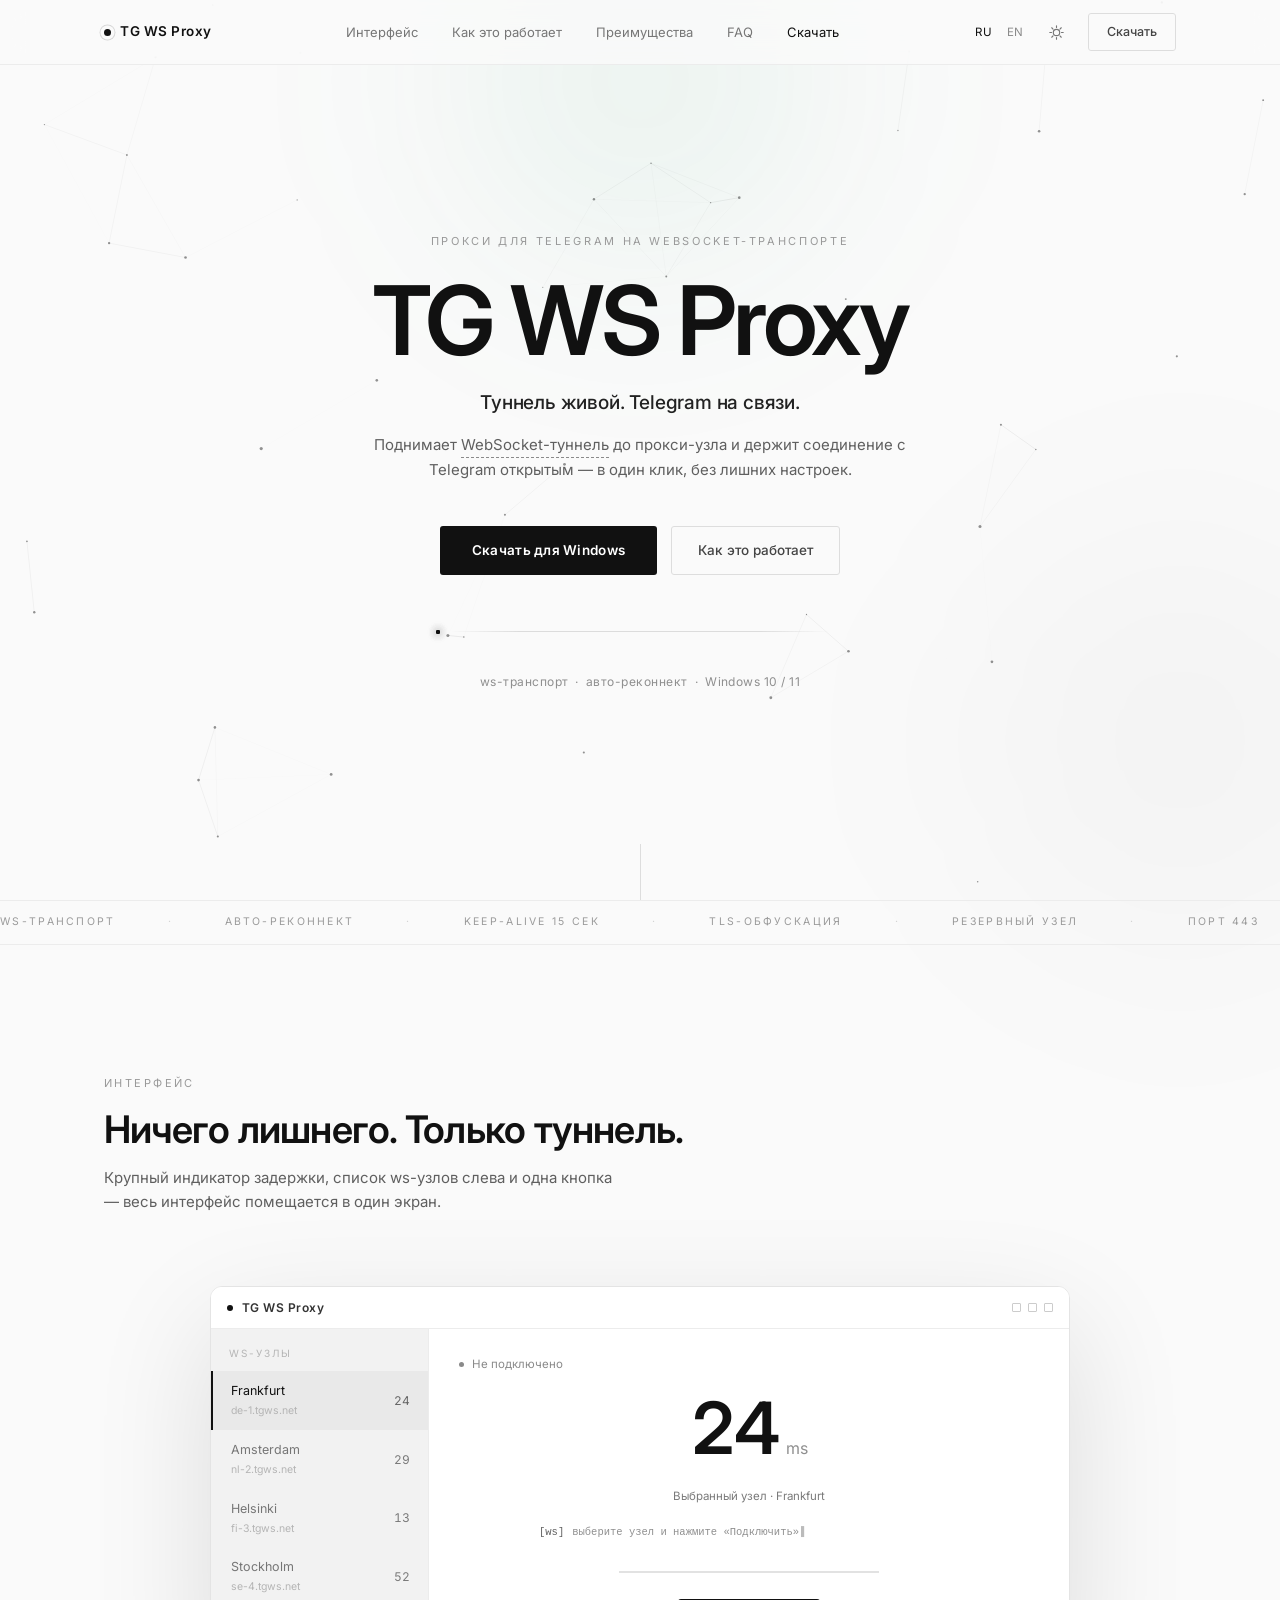
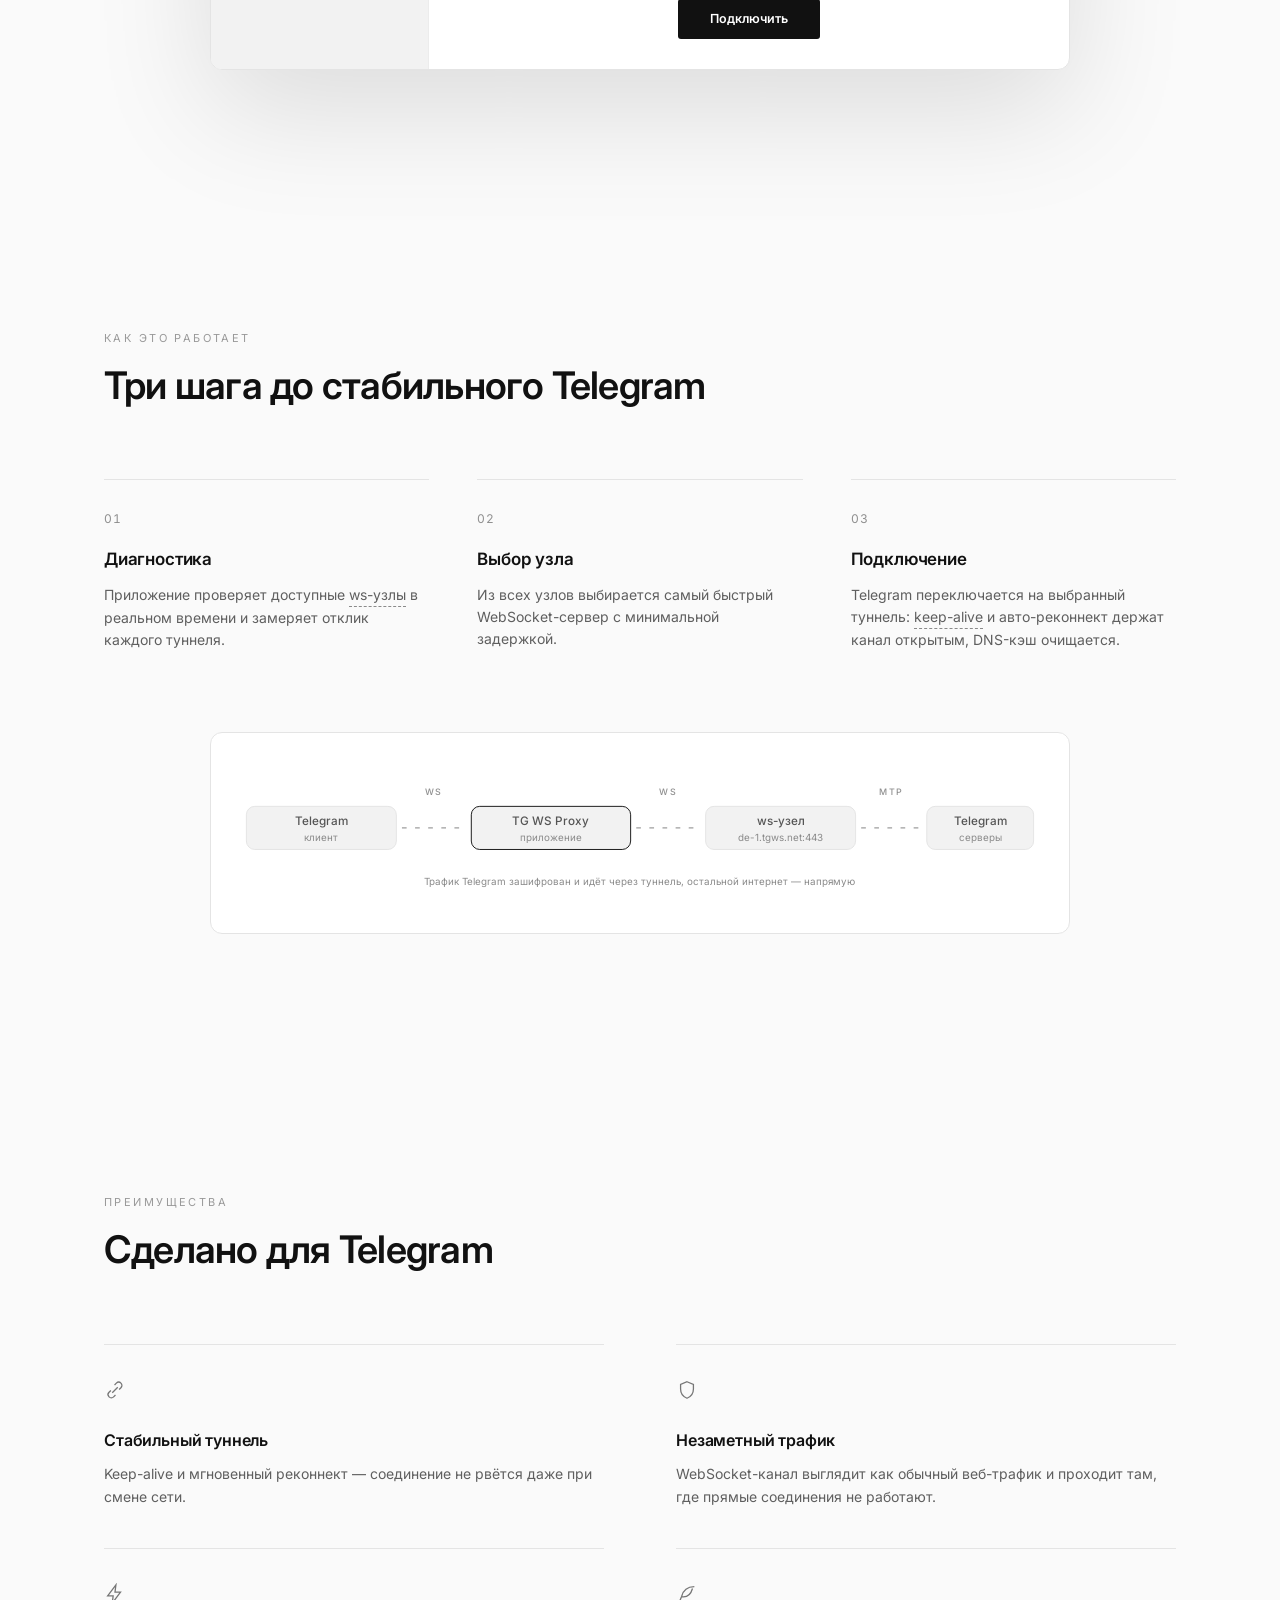
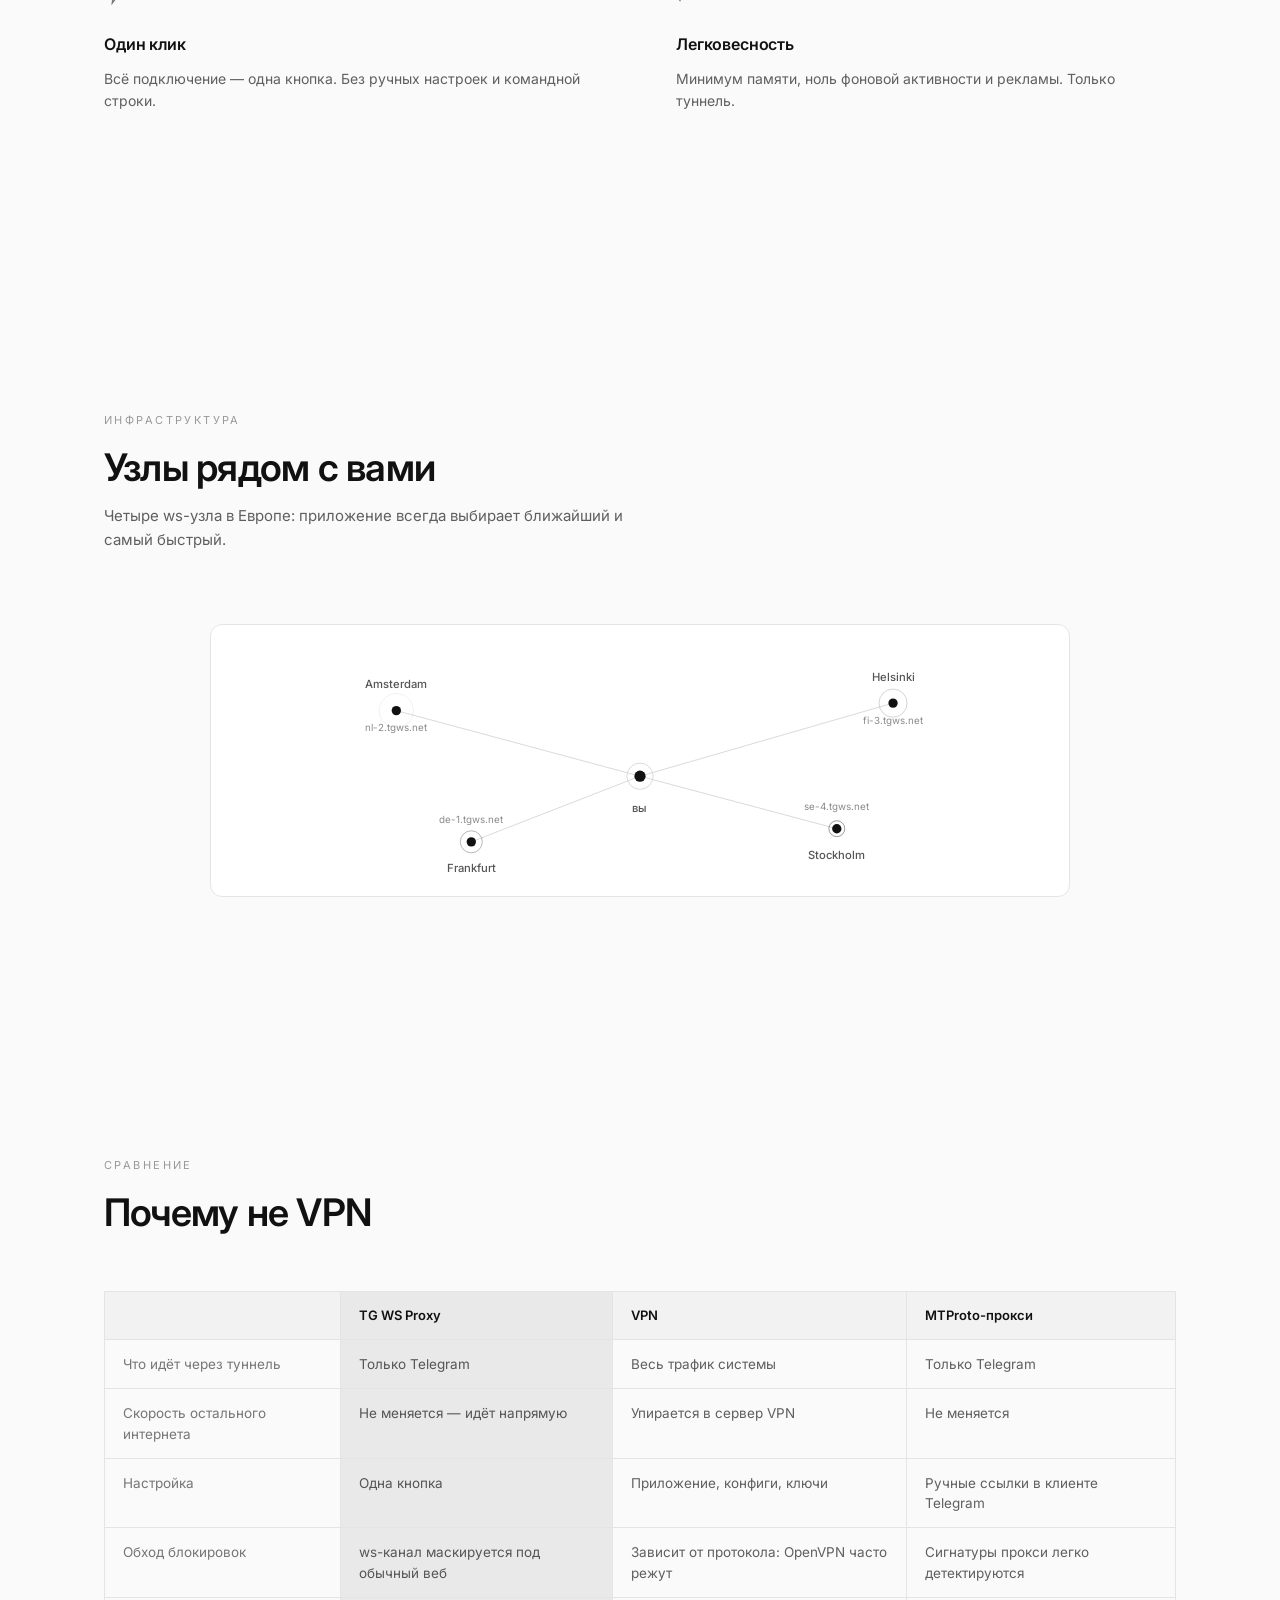
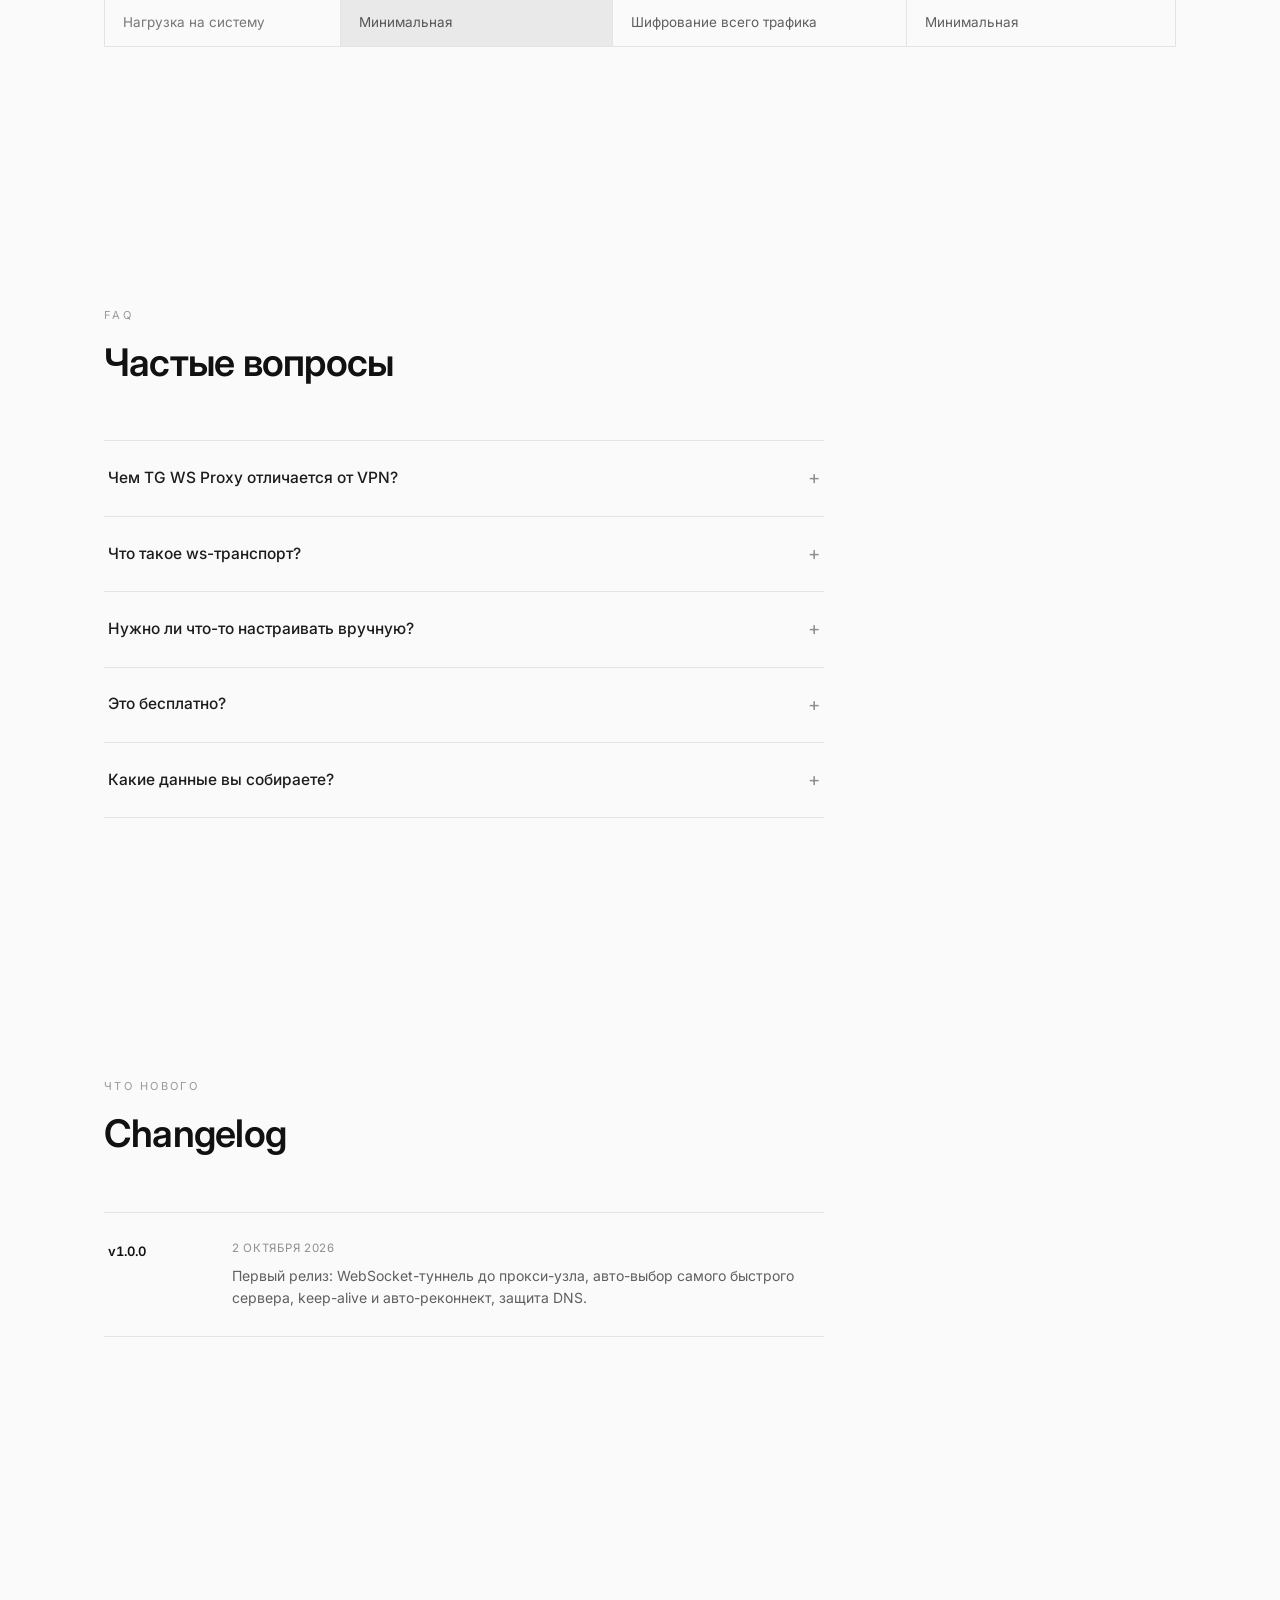
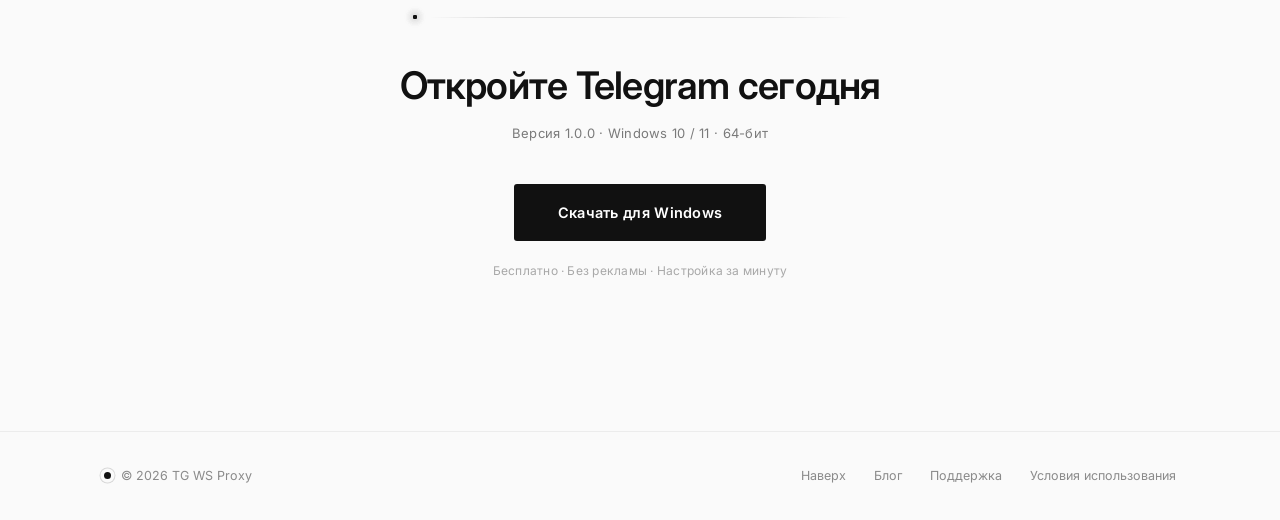
<file: index.html>
<!doctype html>
<html lang="ru" data-sw="./sw.js">
<head>
  <meta charset="utf-8">
  <meta name="viewport" content="width=device-width, initial-scale=1">
  <title>TG WS Proxy — Telegram через WebSocket-туннель</title>
  <meta name="description" content="TG WS Proxy подключает Telegram через быстрый WebSocket-туннель: авто-реконнект, TLS-обфускация, без логов и рекламы. Бесплатно. Windows 10/11.">
  <meta name="robots" content="index, follow, max-image-preview:large">
  <meta name="theme-color" content="#000000">
  <meta name="color-scheme" content="dark">
  <!-- Верификация поисковиков: вставьте коды из кабинетов вебмастера и раскомментируйте
       Яндекс    https://webmaster.yandex.ru
       Google    https://search.google.com/search-console
       Bing      https://www.bing.com/webmasters
       Mail.ru   https://webmaster.mail.ru
       Baidu     https://ziyuan.baidu.com
       Naver     https://searchadvisor.naver.com -->
  <meta name="yandex-verification" content="8bb18a4600611eff">
  <meta name="google-site-verification" content="SxLlZ3FTC0dqYHlyGSsDTpzpEkKq143Ux__LEuk9C7c">
  <meta name="msvalidate.01" content="8862D66B555B3E24EA8D3F0C0F921A12">
  <!-- <meta name="mailru-verification" content="КОД_MAILRU"> -->
  <!-- <meta name="baidu-site-verification" content="КОД_BAIDU"> -->
  <!-- <meta name="naver-site-verification" content="КОД_NAVER"> -->
  <!-- GitHub-репозиторий вида "user/repo" для живого бейджа версии -->
  <meta name="tgws:repo" content="">

  <link rel="canonical" href="https://tgwsproxy.sbs/">
  <link rel="alternate" hreflang="ru" href="https://tgwsproxy.sbs/">
  <link rel="alternate" hreflang="en" href="https://tgwsproxy.sbs/en/">
  <link rel="alternate" hreflang="x-default" href="https://tgwsproxy.sbs/">
  <meta property="og:url" content="https://tgwsproxy.sbs/">
  <meta property="og:image" content="https://tgwsproxy.sbs/og-image.png">

  <meta property="og:type" content="website">
  <meta property="og:site_name" content="TG WS Proxy">
  <meta property="og:title" content="TG WS Proxy — Telegram через WebSocket-туннель">
  <meta property="og:description" content="Поднимает WebSocket-туннель до прокси-узла и держит соединение с Telegram открытым — в один клик, без лишних настроек.">
  <meta property="og:image" content="og-image.png">
  <meta property="og:locale" content="ru_RU">
  <meta name="twitter:card" content="summary_large_image">
  <meta name="twitter:title" content="TG WS Proxy — Telegram через WebSocket-туннель">
  <meta name="twitter:description" content="Стабильный доступ к Telegram через ws-туннель. Один клик, Windows 10/11.">
  <meta name="twitter:image" content="og-image.png">
  <link rel="manifest" href="manifest.webmanifest">

  <script>
  try {
    var t = localStorage.getItem('tgws-theme');
    if (t === 'light' || (!t && matchMedia('(prefers-color-scheme: light)').matches)) {
      document.documentElement.dataset.theme = 'light';
      document.querySelector('meta[name="theme-color"]').setAttribute('content', '#fafafa');
    }
  } catch (e) {}
  </script>

  <script type="application/ld+json">
  {
    "@context": "https://schema.org",
    "@type": "SoftwareApplication",
    "name": "TG WS Proxy",
    "operatingSystem": "Windows 10, Windows 11",
    "applicationCategory": "SecurityApplication",
    "softwareVersion": "1.0.0",
    "description": "Подключает Telegram через быстрый WebSocket-туннель и держит соединение открытым. Один клик, без настроек и рекламы.",
    "offers": { "@type": "Offer", "price": "0", "priceCurrency": "USD" }
  }
  </script>

  <script type="application/ld+json">
  {
    "@context": "https://schema.org",
    "@type": "FAQPage",
    "mainEntity": [
      {
        "@type": "Question",
        "name": "Чем TG WS Proxy отличается от VPN?",
        "acceptedAnswer": { "@type": "Answer", "text": "Проксируется только трафик Telegram — весь остальной интернет идёт напрямую. Это быстрее, легче для системы и не требует прав администратора." }
      },
      {
        "@type": "Question",
        "name": "Что такое ws-транспорт?",
        "acceptedAnswer": { "@type": "Answer", "text": "Telegram общается с прокси через WebSocket — тот же протокол, что и у обычных сайтов. Канал сложно отличить от веб-трафика, поэтому он работает там, где прямые соединения обрываются." }
      },
      {
        "@type": "Question",
        "name": "Нужно ли что-то настраивать вручную?",
        "acceptedAnswer": { "@type": "Answer", "text": "Нет. Приложение само проверяет ws-узлы, выбирает самый быстрый туннель и подключается одной кнопкой." }
      },
      {
        "@type": "Question",
        "name": "Это бесплатно?",
        "acceptedAnswer": { "@type": "Answer", "text": "Да. Версия 1.0.0 полностью бесплатна — без рекламы, подписок и ограничений по трафику." }
      },
      {
        "@type": "Question",
        "name": "Какие данные вы собираете?",
        "acceptedAnswer": { "@type": "Answer", "text": "Никаких. Серверы не ведут логи обращений, а все настройки хранятся только на вашем компьютере." }
      }
    ]
  }
  </script>
  <link rel="icon" type="image/svg+xml" href="favicon.svg">
  <link rel="icon" type="image/png" sizes="32x32" href="favicon-32.png">
  <link rel="apple-touch-icon" href="apple-touch-icon.png">
  <link rel="preconnect" href="https://fonts.googleapis.com">
  <link rel="preconnect" href="https://fonts.gstatic.com" crossorigin>
  <link href="https://fonts.googleapis.com/css2?family=Inter:wght@400;500;600&display=swap" rel="stylesheet">
  <link rel="stylesheet" href="styles.css">
</head>
<body>

  <a class="skip" href="#main">Перейти к содержанию</a>

  <div class="glow glow-a" aria-hidden="true"></div>
  <div class="glow glow-b" aria-hidden="true"></div>
  <canvas class="bg-canvas" id="bg" aria-hidden="true"></canvas>

  <nav class="nav">
    <div class="container nav-inner">
      <a class="logo" href="#top">
        <span class="logo-dot"></span>
        <span>TG WS Proxy</span>
      </a>
      <div class="nav-links">
        <a href="#demo">Интерфейс</a>
        <a href="#how">Как это работает</a>
        <a href="#features">Преимущества</a>
        <a href="#faq">FAQ</a>
        <a href="#download">Скачать</a>
      </div>
      <div class="nav-tools">
        <div class="lang">
          <a href="./" class="active" aria-current="true">RU</a>
          <a href="./en/">EN</a>
        </div>
        <button class="theme-toggle" id="themeToggle" type="button" aria-label="Переключить тему" title="Переключить тему">
          <svg class="icon-sun" width="17" height="17" viewBox="0 0 24 24" fill="none" stroke="currentColor" stroke-width="1.6" stroke-linecap="round">
            <circle cx="12" cy="12" r="4.5"/><path d="M12 2.5v2.5M12 19v2.5M2.5 12H5M19 12h2.5M5.3 5.3l1.8 1.8M16.9 16.9l1.8 1.8M18.7 5.3l-1.8 1.8M7.1 16.9l-1.8 1.8"/>
          </svg>
          <svg class="icon-moon" width="17" height="17" viewBox="0 0 24 24" fill="none" stroke="currentColor" stroke-width="1.6" stroke-linecap="round" stroke-linejoin="round">
            <path d="M20 14.5A8.5 8.5 0 0 1 9.5 4 8.5 8.5 0 1 0 20 14.5z"/>
          </svg>
        </button>
        <a class="btn-ghost nav-cta" href="#download">Скачать</a>
      </div>
    </div>
  </nav>

  <header class="hero" id="top">
    <div class="container">
      <p class="overline">Прокси для Telegram на WebSocket-транспорте</p>
      <h1>TG WS Proxy</h1>
      <p class="slogan">Туннель живой. Telegram на связи.</p>
      <p class="hero-sub">Поднимает <span class="term" tabindex="0" data-tip="Постоянное соединение поверх WebSocket — обычного веб-протокола: трафик неотличим от посещения сайтов.">WebSocket-туннель</span> до прокси-узла и держит соединение с Telegram открытым — в один клик, без лишних настроек.</p>
      <div class="hero-actions">
        <a class="btn-primary" href="https://github.com/vehrbyzzzz/tg-ws-proxy-site/releases/download/t/TgWsProxy.exe" download>Скачать для Windows</a>
        <a class="btn-ghost" href="#how">Как это работает</a>
      </div>
      <span class="tunnel" aria-hidden="true"><i></i><i></i><i></i></span>
      <p class="hero-meta">ws-транспорт&nbsp;&nbsp;·&nbsp;&nbsp;авто-реконнект&nbsp;&nbsp;·&nbsp;&nbsp;Windows 10 / 11</p>
    </div>
    <span class="scroll-cue" aria-hidden="true"></span>
  </header>

  <main id="main">

  <div class="ticker" aria-hidden="true">
    <div class="ticker-track">
      <div class="ticker-group">
        <span>WS-ТРАНСПОРТ</span><span>АВТО-РЕКОННЕКТ</span><span>KEEP-ALIVE 15 СЕК</span><span>TLS-ОБФУСКАЦИЯ</span><span>РЕЗЕРВНЫЙ УЗЕЛ</span><span>ПОРТ 443</span><span>БЕЗ ЛОГОВ</span><span>НОЛЬ РЕКЛАМЫ</span>
      </div>
      <div class="ticker-group">
        <span>WS-ТРАНСПОРТ</span><span>АВТО-РЕКОННЕКТ</span><span>KEEP-ALIVE 15 СЕК</span><span>TLS-ОБФУСКАЦИЯ</span><span>РЕЗЕРВНЫЙ УЗЕЛ</span><span>ПОРТ 443</span><span>БЕЗ ЛОГОВ</span><span>НОЛЬ РЕКЛАМЫ</span>
      </div>
    </div>
  </div>

  <section class="section" id="demo">
    <div class="container">
      <p class="kicker reveal">Интерфейс</p>
      <h2 class="reveal">Ничего лишнего. Только туннель.</h2>
      <p class="section-sub reveal">Крупный индикатор задержки, список ws-узлов слева и одна кнопка — весь интерфейс помещается в один экран.</p>

      <div class="mock reveal" id="mock">
        <div class="mock-tb">
          <span class="mock-dot"></span>
          <span class="mock-name">TG WS Proxy</span>
          <span class="mock-win" aria-hidden="true"><i></i><i></i><i></i></span>
        </div>
        <div class="mock-body">
          <div class="mock-side">
            <div class="mock-label">ws-узлы</div>
            <div class="mock-row active" data-node="Frankfurt" tabindex="0"><span>Frankfurt<small>de-1.tgws.net</small></span><b>21</b></div>
            <div class="mock-row" data-node="Amsterdam" tabindex="0"><span>Amsterdam<small>nl-2.tgws.net</small></span><b>33</b></div>
            <div class="mock-row" data-node="Helsinki" tabindex="0"><span>Helsinki<small>fi-3.tgws.net</small></span><b>14</b></div>
            <div class="mock-row" data-node="Stockholm" tabindex="0"><span>Stockholm<small>se-4.tgws.net</small></span><b>47</b></div>
          </div>
          <div class="mock-main">
            <div class="mock-status offline" id="mockStatus" data-online="Подключено" data-offline="Не подключено" data-connecting="Подключение…"><span class="dot"></span><span id="mockStatusText">Не подключено</span></div>
            <div class="mock-num"><span id="mockNum">—</span><em>ms</em></div>
            <div class="mock-sub" id="mockSub">Выбранный узел · Frankfurt</div>
            <div class="mock-log" id="mockLog"><i class="ws">[ws]</i><span>выберите узел и нажмите «Подключить»</span></div>
            <div class="mock-progress"><i id="mockFill"></i></div>
            <div class="mock-btn" id="mockBtn" role="button" tabindex="0" data-connect="Подключить" data-connecting="Подключение…" data-disconnect="Отключить">Подключить</div>
          </div>
        </div>
      </div>
    </div>
  </section>

  <section class="section" id="how">
    <div class="container">
      <p class="kicker reveal">Как это работает</p>
      <h2 class="reveal">Три шага до стабильного Telegram</h2>
      <div class="steps">
        <div class="step reveal">
          <span class="step-num">01</span>
          <h3>Диагностика</h3>
          <p>Приложение проверяет доступные <span class="term" tabindex="0" data-tip="Прокси-серверы, к которым приложение подключается по WebSocket.">ws-узлы</span> в реальном времени и замеряет отклик каждого туннеля.</p>
        </div>
        <div class="step reveal">
          <span class="step-num">02</span>
          <h3>Выбор узла</h3>
          <p>Из всех узлов выбирается самый быстрый WebSocket-сервер с минимальной задержкой.</p>
        </div>
        <div class="step reveal">
          <span class="step-num">03</span>
          <h3>Подключение</h3>
          <p>Telegram переключается на выбранный туннель: <span class="term" tabindex="0" data-tip="Периодические служебные пакеты, не дающие соединению закрыться на простое.">keep-alive</span> и авто-реконнект держат канал открытым, DNS-кэш очищается.</p>
        </div>
      </div>

      <div class="scheme reveal" role="img" aria-label="Схема: Telegram идёт через приложение и ws-туннель к серверам Telegram">
        <svg viewBox="0 0 860 150" fill="none" xmlns="http://www.w3.org/2000/svg">
          <rect class="box" x="10" y="42" width="160" height="46" rx="9"/>
          <text x="90" y="62" text-anchor="middle">Telegram</text>
          <text class="sub" x="90" y="79" text-anchor="middle">клиент</text>
          <rect class="box box-us" x="250" y="42" width="170" height="46" rx="9"/>
          <text x="335" y="62" text-anchor="middle">TG WS Proxy</text>
          <text class="sub" x="335" y="79" text-anchor="middle">приложение</text>
          <rect class="box" x="500" y="42" width="160" height="46" rx="9"/>
          <text x="580" y="62" text-anchor="middle">ws-узел</text>
          <text class="sub" x="580" y="79" text-anchor="middle">de-1.tgws.net:443</text>
          <rect class="box" x="736" y="42" width="114" height="46" rx="9"/>
          <text x="793" y="62" text-anchor="middle">Telegram</text>
          <text class="sub" x="793" y="79" text-anchor="middle">серверы</text>
          <line class="flow" x1="176" y1="65" x2="244" y2="65"/>
          <line class="flow" x1="426" y1="65" x2="494" y2="65"/>
          <line class="flow" x1="666" y1="65" x2="730" y2="65"/>
          <text class="lbl" x="210" y="30" text-anchor="middle">ws</text>
          <text class="lbl" x="460" y="30" text-anchor="middle">ws</text>
          <text class="lbl" x="698" y="30" text-anchor="middle">mtp</text>
          <text class="sub" x="430" y="126" text-anchor="middle">Трафик Telegram зашифрован и идёт через туннель, остальной интернет — напрямую</text>
        </svg>
      </div>
    </div>
  </section>

  <section class="section" id="features">
    <div class="container">
      <p class="kicker reveal">Преимущества</p>
      <h2 class="reveal">Сделано для Telegram</h2>
      <div class="features">
        <div class="feature reveal">
          <svg width="22" height="22" viewBox="0 0 24 24" fill="none" stroke="currentColor" stroke-width="1.4">
            <path d="M9 15l6-6M7.5 12.5l-2 2a3.5 3.5 0 0 0 5 5l2-2M16.5 11.5l2-2a3.5 3.5 0 0 0-5-5l-2 2"/>
          </svg>
          <h3>Стабильный туннель</h3>
          <p>Keep-alive и мгновенный реконнект — соединение не рвётся даже при смене сети.</p>
        </div>
        <div class="feature reveal">
          <svg width="22" height="22" viewBox="0 0 24 24" fill="none" stroke="currentColor" stroke-width="1.4">
            <path d="M12 3l7 3v5c0 4.5-3 8.5-7 10-4-1.5-7-5.5-7-10V6l7-3z"/>
          </svg>
          <h3>Незаметный трафик</h3>
          <p>WebSocket-канал выглядит как обычный веб-трафик и проходит там, где прямые соединения не работают.</p>
        </div>
        <div class="feature reveal">
          <svg width="22" height="22" viewBox="0 0 24 24" fill="none" stroke="currentColor" stroke-width="1.4">
            <path d="M13 2 4 14h6l-1 8 9-12h-6l1-8z"/>
          </svg>
          <h3>Один клик</h3>
          <p>Всё подключение — одна кнопка. Без ручных настроек и командной строки.</p>
        </div>
        <div class="feature reveal">
          <svg width="22" height="22" viewBox="0 0 24 24" fill="none" stroke="currentColor" stroke-width="1.4">
            <path d="M20 4c-6 0-12 3-14 11l-2 5M6 15c6 1 10-2 12-9"/>
          </svg>
          <h3>Легковесность</h3>
          <p>Минимум памяти, ноль фоновой активности и рекламы. Только туннель.</p>
        </div>
      </div>
    </div>
  </section>

  <section class="section" id="map">
    <div class="container">
      <p class="kicker reveal">Инфраструктура</p>
      <h2 class="reveal">Узлы рядом с вами</h2>
      <p class="section-sub reveal">Четыре ws-узла в Европе: приложение всегда выбирает ближайший и самый быстрый.</p>

      <div class="map-panel reveal" role="img" aria-label="Схема сети: вы в центре, вокруг четыре узла во Франкфурте, Амстердаме, Хельсинки и Стокгольме">
        <svg viewBox="0 0 860 260" fill="none" xmlns="http://www.w3.org/2000/svg">
          <line class="link" x1="430" y1="140" x2="170" y2="70"/>
          <line class="link" x1="430" y1="140" x2="700" y2="62"/>
          <line class="link" x1="430" y1="140" x2="250" y2="210"/>
          <line class="link" x1="430" y1="140" x2="640" y2="196"/>

          <circle class="pulse" cx="170" cy="70" r="8">
            <animate attributeName="r" values="7;20" dur="2.6s" repeatCount="indefinite"/>
            <animate attributeName="opacity" values=".5;0" dur="2.6s" repeatCount="indefinite"/>
          </circle>
          <circle class="node" cx="170" cy="70" r="5"/>
          <circle class="pulse" cx="700" cy="62" r="8">
            <animate attributeName="r" values="7;20" dur="2.6s" begin=".65s" repeatCount="indefinite"/>
            <animate attributeName="opacity" values=".5;0" dur="2.6s" begin=".65s" repeatCount="indefinite"/>
          </circle>
          <circle class="node" cx="700" cy="62" r="5"/>
          <circle class="pulse" cx="250" cy="210" r="8">
            <animate attributeName="r" values="7;20" dur="2.6s" begin="1.3s" repeatCount="indefinite"/>
            <animate attributeName="opacity" values=".5;0" dur="2.6s" begin="1.3s" repeatCount="indefinite"/>
          </circle>
          <circle class="node" cx="250" cy="210" r="5"/>
          <circle class="pulse" cx="640" cy="196" r="8">
            <animate attributeName="r" values="7;20" dur="2.6s" begin="1.95s" repeatCount="indefinite"/>
            <animate attributeName="opacity" values=".5;0" dur="2.6s" begin="1.95s" repeatCount="indefinite"/>
          </circle>
          <circle class="node" cx="640" cy="196" r="5"/>

          <circle class="ring" cx="430" cy="140" r="14"/>
          <circle class="hub" cx="430" cy="140" r="6"/>

          <text x="170" y="46" text-anchor="middle">Amsterdam</text>
          <text class="sub" x="170" y="92" text-anchor="middle">nl-2.tgws.net</text>
          <text x="700" y="38" text-anchor="middle">Helsinki</text>
          <text class="sub" x="700" y="84" text-anchor="middle">fi-3.tgws.net</text>
          <text x="250" y="242" text-anchor="middle">Frankfurt</text>
          <text class="sub" x="250" y="196" text-anchor="middle" transform="translate(0,-6)">de-1.tgws.net</text>
          <text x="640" y="228" text-anchor="middle">Stockholm</text>
          <text class="sub" x="640" y="182" text-anchor="middle" transform="translate(0,-6)">se-4.tgws.net</text>

          <text x="430" y="178" text-anchor="middle">вы</text>
        </svg>
      </div>
    </div>
  </section>

  <section class="section" id="compare">
    <div class="container">
      <p class="kicker reveal">Сравнение</p>
      <h2 class="reveal">Почему не VPN</h2>
      <div class="compare reveal">
        <table>
          <thead>
            <tr>
              <th></th>
              <th class="col-us">TG WS Proxy</th>
              <th>VPN</th>
              <th>MTProto-прокси</th>
            </tr>
          </thead>
          <tbody>
            <tr>
              <td>Что идёт через туннель</td>
              <td class="col-us">Только Telegram</td>
              <td>Весь трафик системы</td>
              <td>Только Telegram</td>
            </tr>
            <tr>
              <td>Скорость остального интернета</td>
              <td class="col-us">Не меняется — идёт напрямую</td>
              <td>Упирается в сервер VPN</td>
              <td>Не меняется</td>
            </tr>
            <tr>
              <td>Настройка</td>
              <td class="col-us">Одна кнопка</td>
              <td>Приложение, конфиги, ключи</td>
              <td>Ручные ссылки в клиенте Telegram</td>
            </tr>
            <tr>
              <td>Обход блокировок</td>
              <td class="col-us">ws-канал маскируется под обычный веб</td>
              <td>Зависит от протокола: OpenVPN часто режут</td>
              <td>Сигнатуры прокси легко детектируются</td>
            </tr>
            <tr>
              <td>Нагрузка на систему</td>
              <td class="col-us">Минимальная</td>
              <td>Шифрование всего трафика</td>
              <td>Минимальная</td>
            </tr>
          </tbody>
        </table>
      </div>
    </div>
  </section>

  <section class="section" id="faq">
    <div class="container">
      <p class="kicker reveal">FAQ</p>
      <h2 class="reveal">Частые вопросы</h2>
      <div class="faq-list reveal">
        <details class="faq-item">
          <summary>Чем TG WS Proxy отличается от VPN?</summary>
          <p>Проксируется только трафик Telegram — весь остальной интернет идёт напрямую. Это быстрее, легче для системы и не требует прав администратора.</p>
        </details>
        <details class="faq-item">
          <summary>Что такое ws-транспорт?</summary>
          <p>Telegram общается с прокси через WebSocket — тот же протокол, что и у обычных сайтов. Канал сложно отличить от веб-трафика, поэтому он работает там, где прямые соединения обрываются.</p>
        </details>
        <details class="faq-item">
          <summary>Нужно ли что-то настраивать вручную?</summary>
          <p>Нет. Приложение само проверяет ws-узлы, выбирает самый быстрый туннель и подключается одной кнопкой.</p>
        </details>
        <details class="faq-item">
          <summary>Это бесплатно?</summary>
          <p>Да. Версия 1.0.0 полностью бесплатна — без рекламы, подписок и ограничений по трафику.</p>
        </details>
        <details class="faq-item">
          <summary>Какие данные вы собираете?</summary>
          <p>Никаких. Серверы не ведут логи обращений, а все настройки хранятся только на вашем компьютере.</p>
        </details>
      </div>
    </div>
  </section>

  <section class="section" id="changelog">
    <div class="container">
      <p class="kicker reveal">Что нового</p>
      <h2 class="reveal">Changelog</h2>
      <div class="changelog reveal">
        <div class="cl-item">
          <div class="cl-ver">v1.0.0</div>
          <div class="cl-body">
            <div class="cl-date">2 октября 2026</div>
            <p>Первый релиз: WebSocket-туннель до прокси-узла, авто-выбор самого быстрого сервера, keep-alive и авто-реконнект, защита DNS.</p>
          </div>
        </div>
      </div>
    </div>
  </section>

  <section class="section download" id="download">
    <div class="container">
      <span class="tunnel tunnel-dl" aria-hidden="true"><i></i><i></i><i></i></span>
      <h2 class="reveal">Откройте Telegram сегодня</h2>
      <p class="dl-meta reveal" id="dlMeta">Версия 1.0.0 · Windows 10 / 11 · 64-бит</p>
      <!-- TODO: замените href на ссылку вашего релиза .exe -->
      <div class="dl-actions reveal">
        <a class="btn-primary btn-big" href="https://github.com/vehrbyzzzz/tg-ws-proxy-site/releases/download/t/TgWsProxy.exe" download>Скачать для Windows</a>
      </div>
      <p class="dl-note reveal">Бесплатно · Без рекламы · Настройка за минуту</p>
    </div>
  </section>

  </main>

  <footer class="footer">
    <div class="container footer-inner">
      <span class="footer-brand"><span class="logo-dot"></span>© 2026 TG WS Proxy</span>
      <div class="footer-links">
        <a href="#top">Наверх</a>
        <a href="blog/">Блог</a>
        <a href="support.html">Поддержка</a>
        <a href="terms.html">Условия использования</a>
      </div>
    </div>
  </footer>

  <a class="mobile-cta" id="mobileCta" href="#download">Скачать TG WS Proxy</a>

  <button class="to-top" id="toTop" type="button" aria-label="Наверх">
    <svg width="16" height="16" viewBox="0 0 24 24" fill="none" stroke="currentColor" stroke-width="1.6" stroke-linecap="round" stroke-linejoin="round">
      <path d="M12 19V5M5 12l7-7 7 7"/>
    </svg>
  </button>

  <script src="app.js"></script>
</body>
</html>
</file>
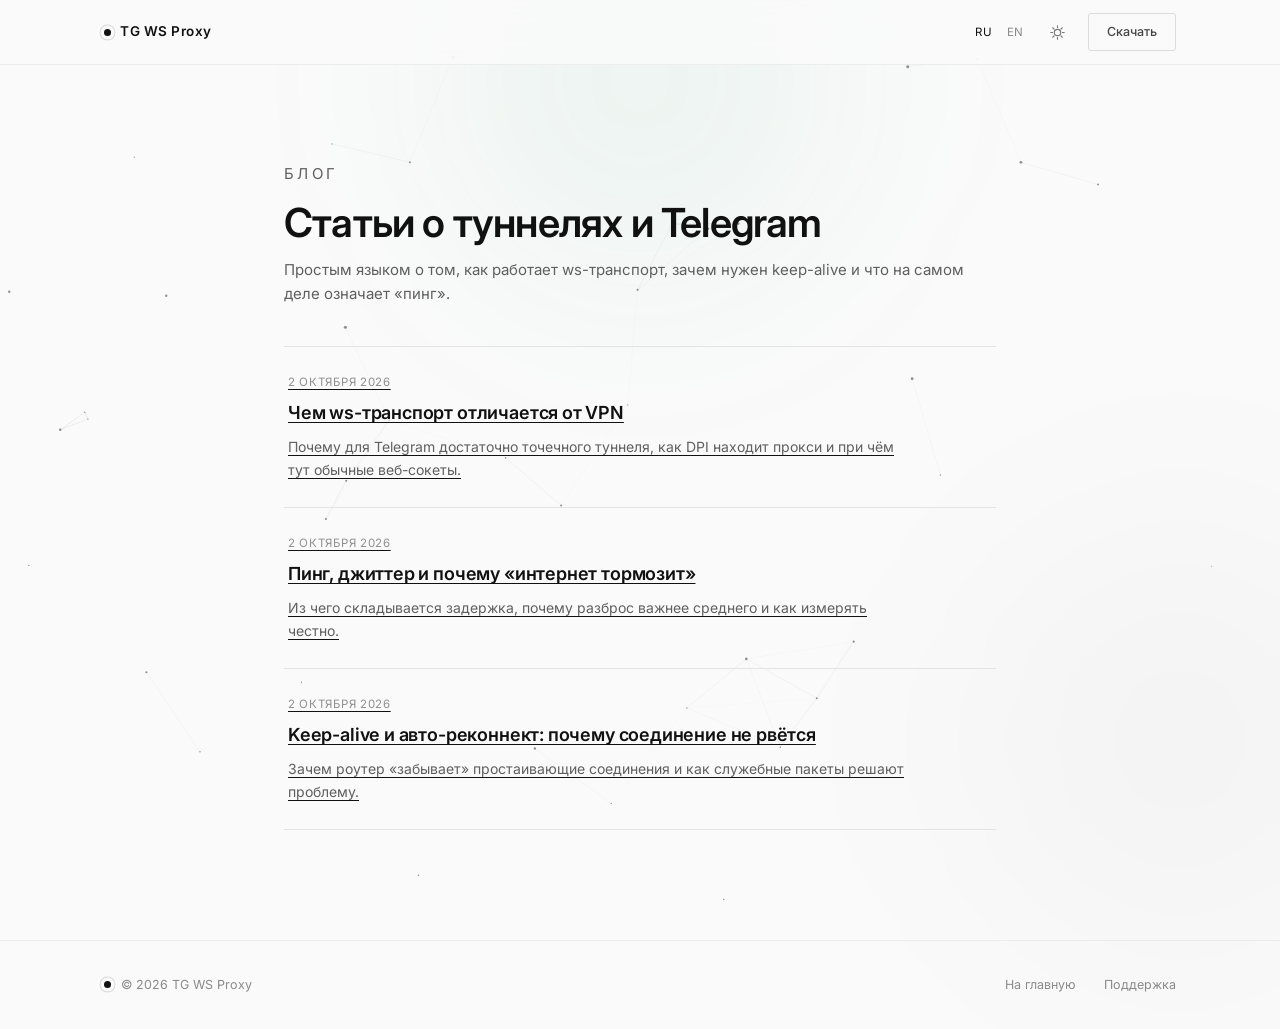
<file: blog/index.html>
<!doctype html>
<html lang="ru" data-sw="./../sw.js">
<head>
  <meta charset="utf-8">
  <meta name="viewport" content="width=device-width, initial-scale=1">
  <title>Блог — TG WS Proxy</title>
  <meta name="description" content="Статьи о WebSocket-туннелях, пинге, keep-alive и стабильном доступе к Telegram — простым языком.">
  <meta name="robots" content="index, follow">
  <meta name="theme-color" content="#000000">
  <meta name="color-scheme" content="dark">
  <link rel="icon" type="image/svg+xml" href="../favicon.svg">
  <link rel="icon" type="image/png" sizes="32x32" href="../favicon-32.png">
  <link rel="apple-touch-icon" href="../apple-touch-icon.png">
  <script>
  try {
    var t = localStorage.getItem('tgws-theme');
    if (t === 'light' || (!t && matchMedia('(prefers-color-scheme: light)').matches)) {
      document.documentElement.dataset.theme = 'light';
      document.querySelector('meta[name="theme-color"]').setAttribute('content', '#fafafa');
    }
  } catch (e) {}
  </script>
  <link rel="preconnect" href="https://fonts.googleapis.com">
  <link rel="preconnect" href="https://fonts.gstatic.com" crossorigin>
  <link href="https://fonts.googleapis.com/css2?family=Inter:wght@400;500;600&display=swap" rel="stylesheet">
  <link rel="stylesheet" href="../styles.css">
</head>
<body>

  <div class="glow glow-a" aria-hidden="true"></div>
  <div class="glow glow-b" aria-hidden="true"></div>
  <canvas class="bg-canvas" id="bg" aria-hidden="true"></canvas>

  <nav class="nav">
    <div class="container nav-inner">
      <a class="logo" href="../">
        <span class="logo-dot"></span>
        <span>TG WS Proxy</span>
      </a>
      <div class="nav-tools">
        <div class="lang">
          <a href="../" class="active" aria-current="true">RU</a>
          <a href="../en/">EN</a>
        </div>
        <button class="theme-toggle" id="themeToggle" type="button" aria-label="Переключить тему" title="Переключить тему">
          <svg class="icon-sun" width="17" height="17" viewBox="0 0 24 24" fill="none" stroke="currentColor" stroke-width="1.6" stroke-linecap="round">
            <circle cx="12" cy="12" r="4.5"/><path d="M12 2.5v2.5M12 19v2.5M2.5 12H5M19 12h2.5M5.3 5.3l1.8 1.8M16.9 16.9l1.8 1.8M18.7 5.3l-1.8 1.8M7.1 16.9l-1.8 1.8"/>
          </svg>
          <svg class="icon-moon" width="17" height="17" viewBox="0 0 24 24" fill="none" stroke="currentColor" stroke-width="1.6" stroke-linecap="round" stroke-linejoin="round">
            <path d="M20 14.5A8.5 8.5 0 0 1 9.5 4 8.5 8.5 0 1 0 20 14.5z"/>
          </svg>
        </button>
        <a class="btn-ghost nav-cta" href="../#download">Скачать</a>
      </div>
    </div>
  </nav>

  <main class="doc" id="main">
    <p class="kicker">Блог</p>
    <h1>Статьи о туннелях и Telegram</h1>
    <p>Простым языком о том, как работает ws-транспорт, зачем нужен keep-alive и что на самом деле означает «пинг».</p>

    <div class="post-list">
      <a class="post-item" href="ws-transport.html">
        <div class="p-date">2 октября 2026</div>
        <h2>Чем ws-транспорт отличается от VPN</h2>
        <p>Почему для Telegram достаточно точечного туннеля, как DPI находит прокси и при чём тут обычные веб-сокеты.</p>
      </a>
      <a class="post-item" href="ping-i-dzhitter.html">
        <div class="p-date">2 октября 2026</div>
        <h2>Пинг, джиттер и почему «интернет тормозит»</h2>
        <p>Из чего складывается задержка, почему разброс важнее среднего и как измерять честно.</p>
      </a>
      <a class="post-item" href="keep-alive.html">
        <div class="p-date">2 октября 2026</div>
        <h2>Keep-alive и авто-реконнект: почему соединение не рвётся</h2>
        <p>Зачем роутер «забывает» простаивающие соединения и как служебные пакеты решают проблему.</p>
      </a>
    </div>
  </main>

  <footer class="footer">
    <div class="container footer-inner">
      <span class="footer-brand"><span class="logo-dot"></span>© 2026 TG WS Proxy</span>
      <div class="footer-links">
        <a href="../">На главную</a>
        <a href="../support.html">Поддержка</a>
      </div>
    </div>
  </footer>

  <script src="../app.js"></script>
</body>
</html>
</file>
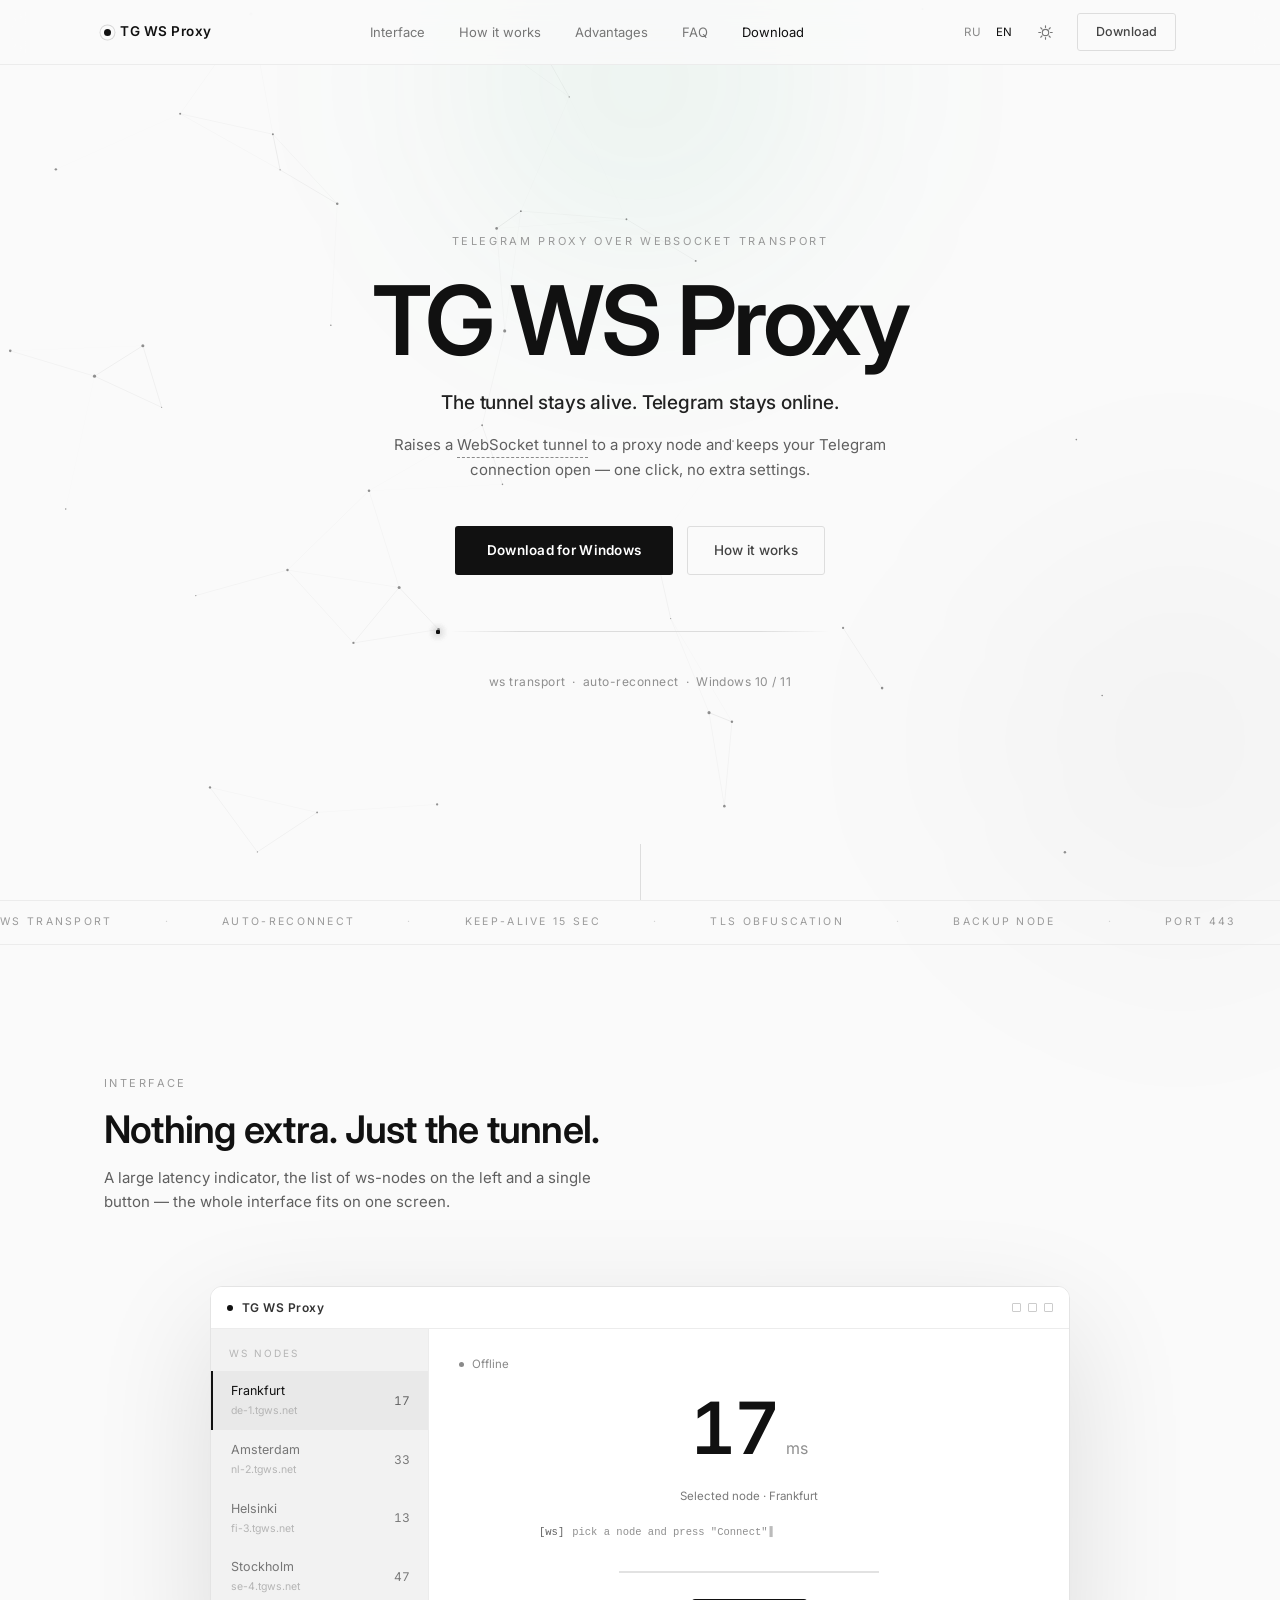
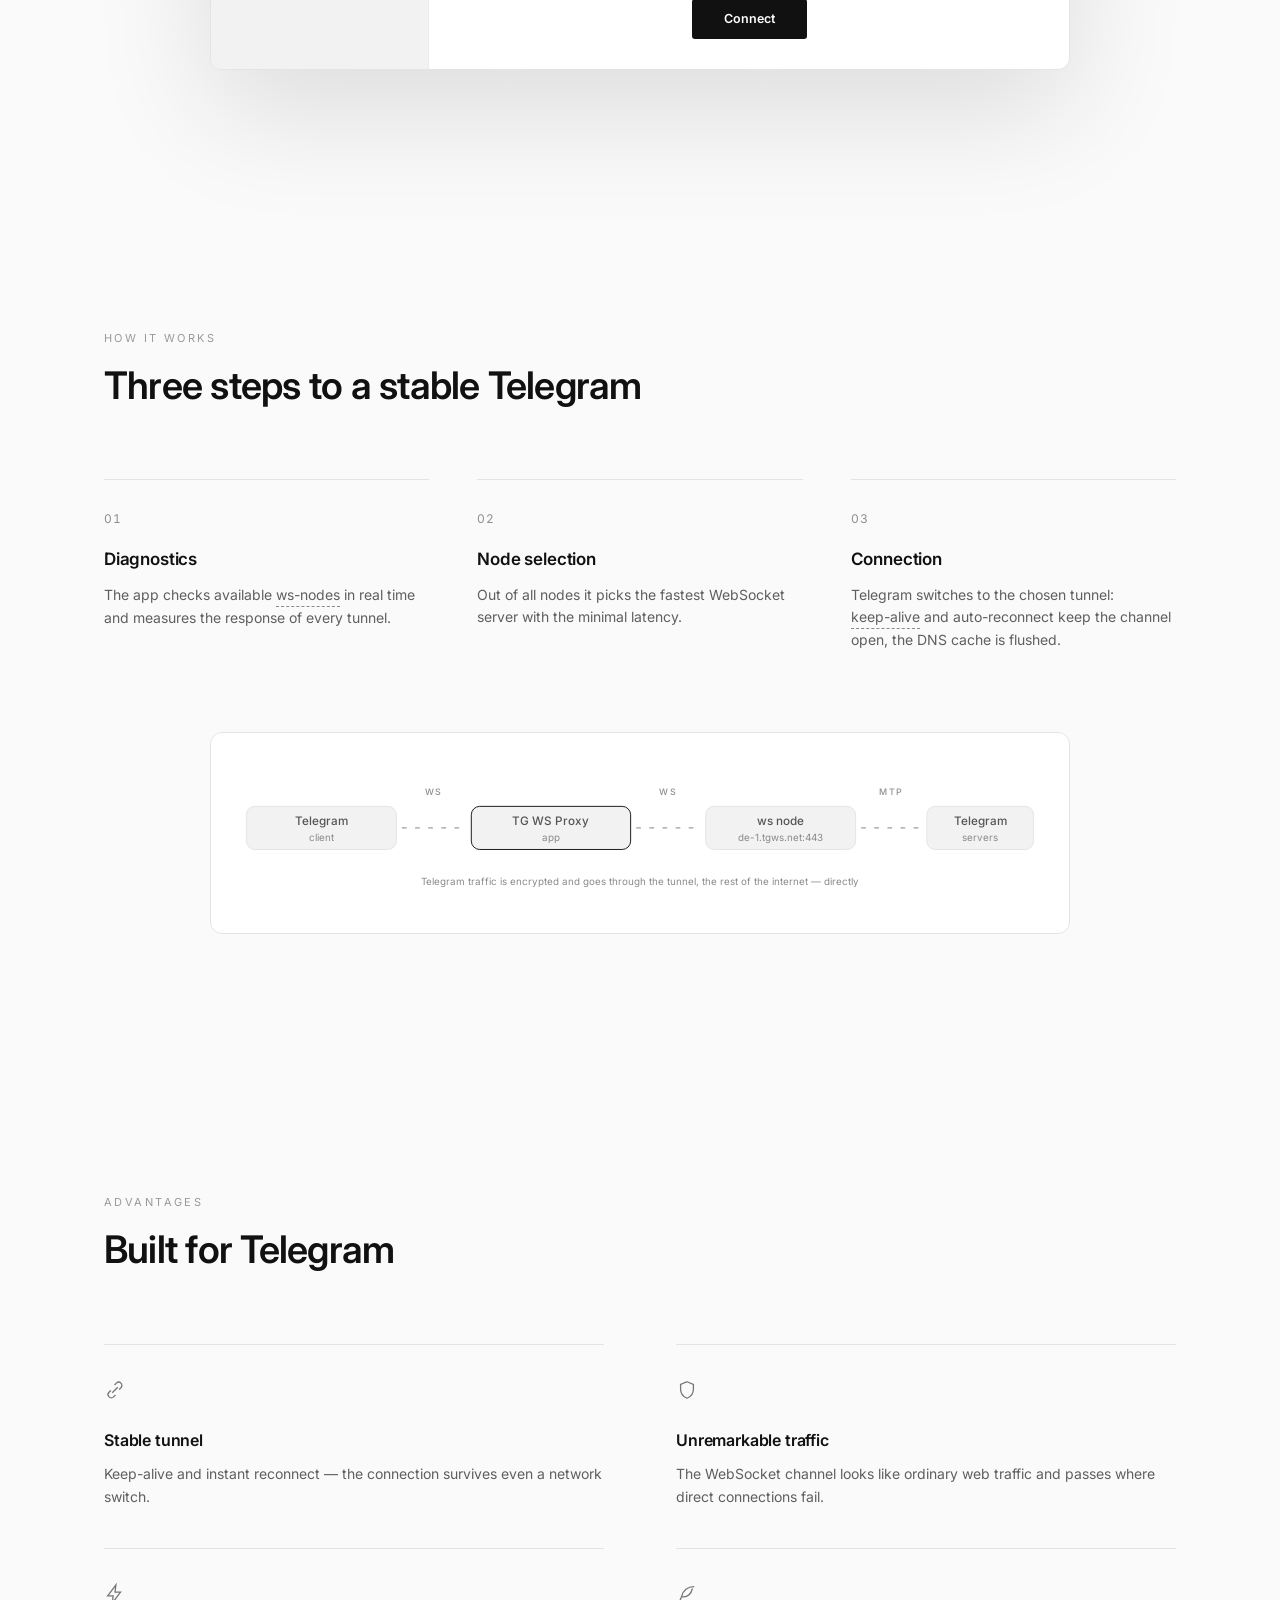
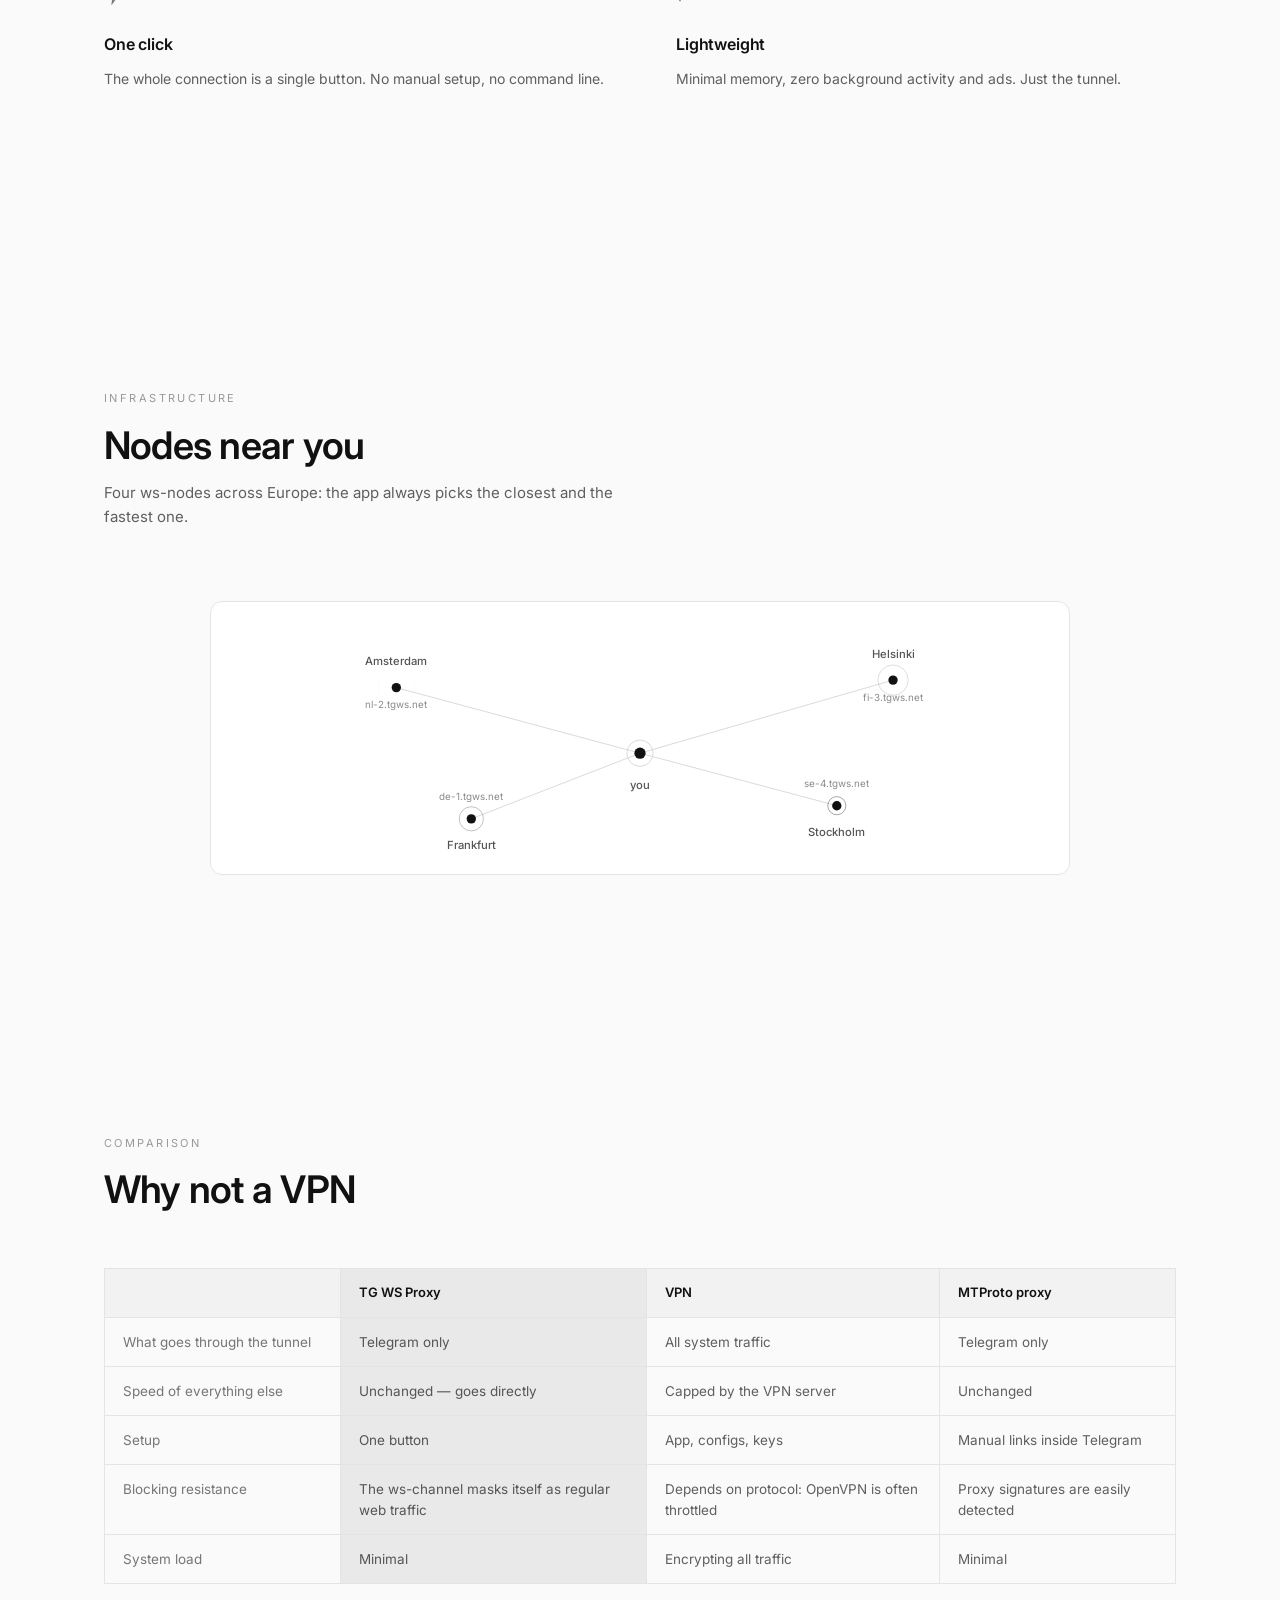
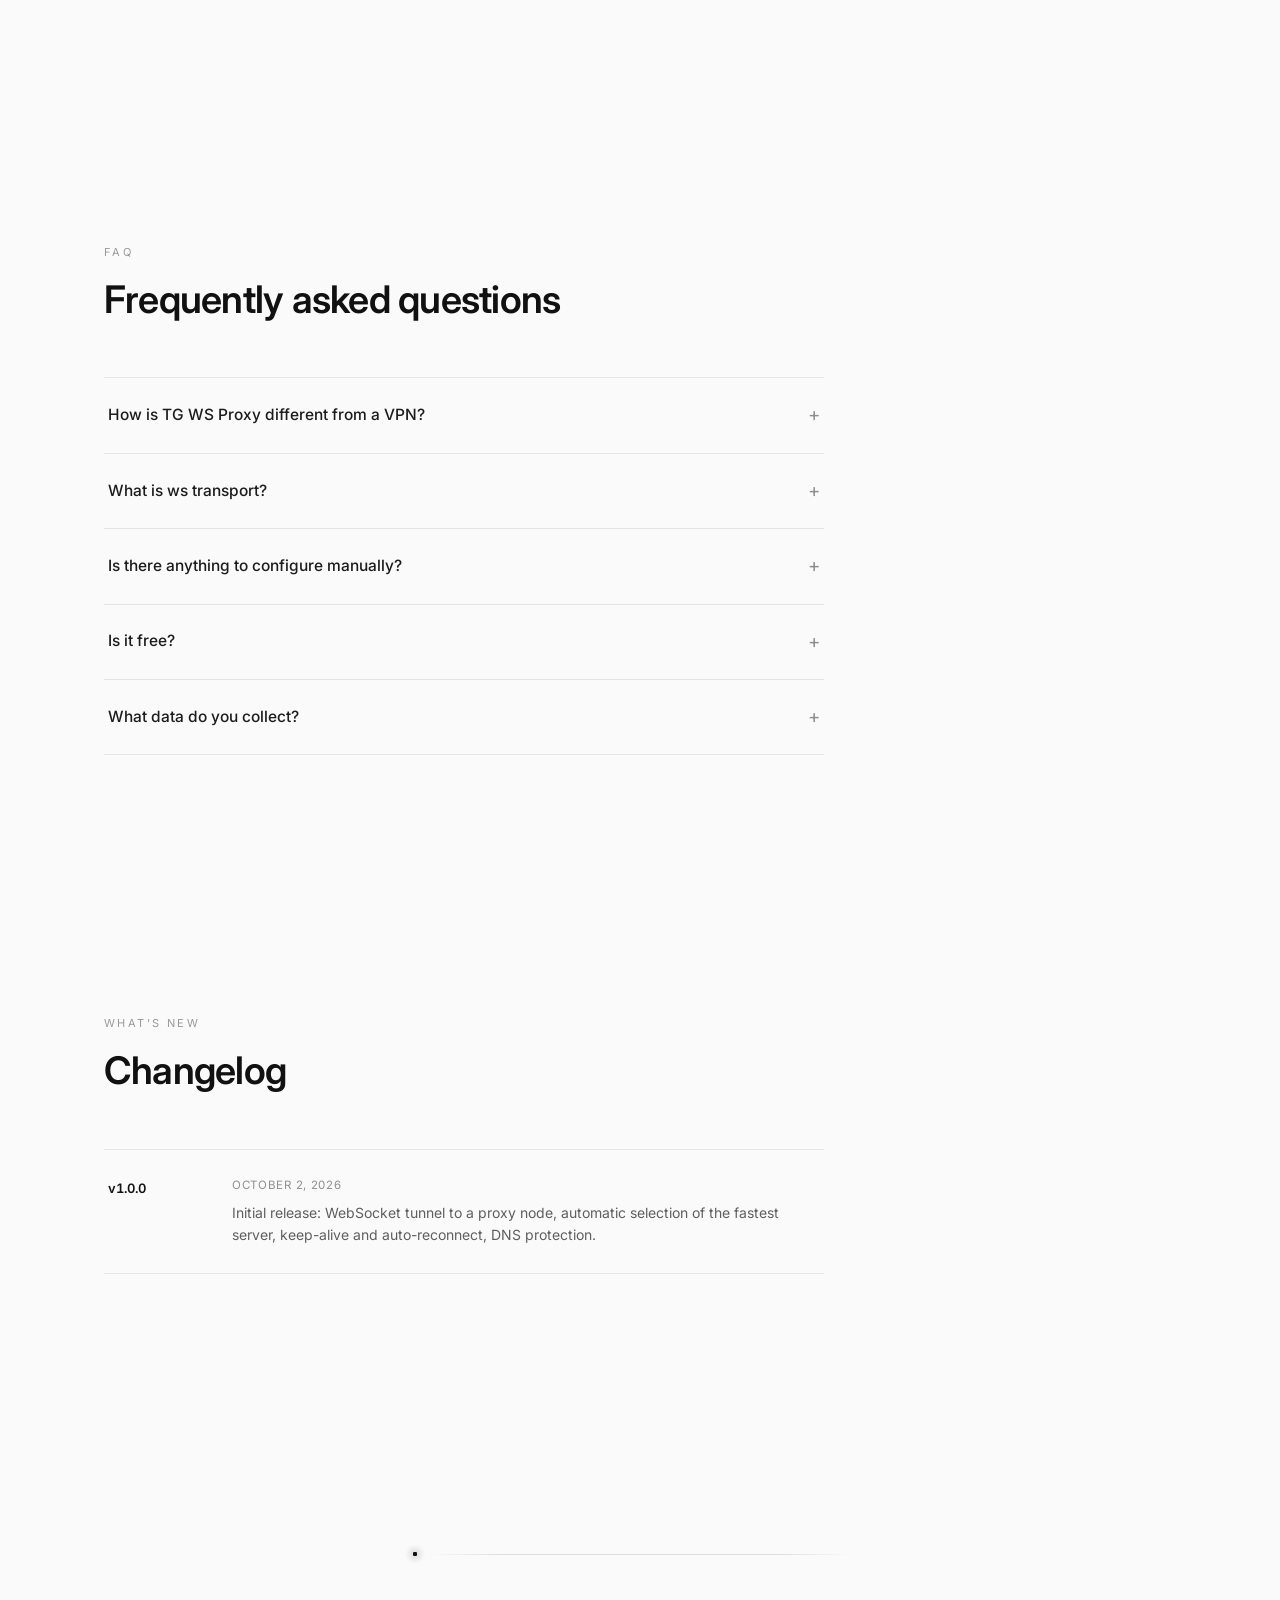
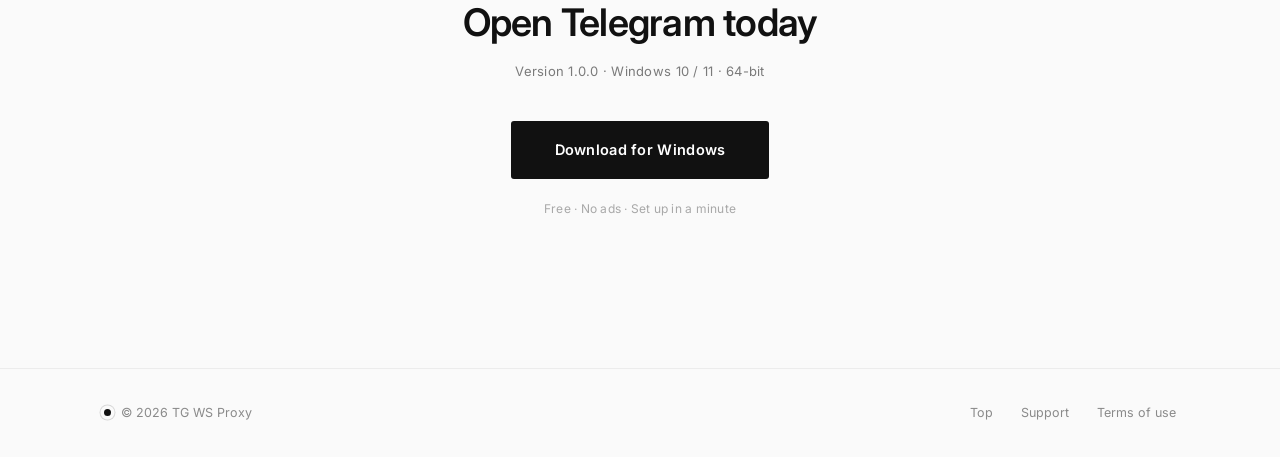
<file: en/index.html>
<!doctype html>
<html lang="en" data-sw="../sw.js">
<head>
  <meta charset="utf-8">
  <meta name="viewport" content="width=device-width, initial-scale=1">
  <title>TG WS Proxy — Telegram over a WebSocket tunnel</title>
  <meta name="description" content="TG WS Proxy connects Telegram through a fast WebSocket tunnel: auto-reconnect, TLS obfuscation, no logs, no ads. Free. Windows 10/11.">
  <meta name="robots" content="index, follow, max-image-preview:large">
  <meta name="theme-color" content="#000000">
  <meta name="color-scheme" content="dark">
  <!-- Search-engine verification: paste codes from each webmaster console, then uncomment
       Yandex   https://webmaster.yandex.ru
       Google   https://search.google.com/search-console
       Bing     https://www.bing.com/webmasters
       Mail.ru  https://webmaster.mail.ru
       Baidu    https://ziyuan.baidu.com
       Naver    https://searchadvisor.naver.com -->
  <meta name="yandex-verification" content="8bb18a4600611eff">
  <meta name="google-site-verification" content="SxLlZ3FTC0dqYHlyGSsDTpzpEkKq143Ux__LEuk9C7c">
  <meta name="msvalidate.01" content="8862D66B555B3E24EA8D3F0C0F921A12">
  <!-- <meta name="mailru-verification" content="MAILRU_CODE"> -->
  <!-- <meta name="baidu-site-verification" content="BAIDU_CODE"> -->
  <!-- <meta name="naver-site-verification" content="NAVER_CODE"> -->
  <!-- GitHub repo like "user/repo" for the live version badge -->
  <meta name="tgws:repo" content="">

  <link rel="canonical" href="https://tgwsproxy.sbs/en/">
  <link rel="alternate" hreflang="ru" href="https://tgwsproxy.sbs/">
  <link rel="alternate" hreflang="en" href="https://tgwsproxy.sbs/en/">
  <link rel="alternate" hreflang="x-default" href="https://tgwsproxy.sbs/">
  <meta property="og:url" content="https://tgwsproxy.sbs/en/">
  <meta property="og:image" content="https://tgwsproxy.sbs/og-image.png">

  <meta property="og:type" content="website">
  <meta property="og:site_name" content="TG WS Proxy">
  <meta property="og:title" content="TG WS Proxy — Telegram over a WebSocket tunnel">
  <meta property="og:description" content="Raises a WebSocket tunnel to a proxy node and keeps your Telegram connection open — one click, no settings.">
  <meta property="og:image" content="../og-image.png">
  <meta property="og:locale" content="en_US">
  <meta name="twitter:card" content="summary_large_image">
  <meta name="twitter:title" content="TG WS Proxy — Telegram over a WebSocket tunnel">
  <meta name="twitter:description" content="Stable access to Telegram over a ws-tunnel. One click, Windows 10/11.">
  <meta name="twitter:image" content="../og-image.png">
  <link rel="manifest" href="../manifest.webmanifest">

  <script>
  try {
    var t = localStorage.getItem('tgws-theme');
    if (t === 'light' || (!t && matchMedia('(prefers-color-scheme: light)').matches)) {
      document.documentElement.dataset.theme = 'light';
      document.querySelector('meta[name="theme-color"]').setAttribute('content', '#fafafa');
    }
  } catch (e) {}
  </script>

  <script type="application/ld+json">
  {
    "@context": "https://schema.org",
    "@type": "SoftwareApplication",
    "name": "TG WS Proxy",
    "operatingSystem": "Windows 10, Windows 11",
    "applicationCategory": "SecurityApplication",
    "softwareVersion": "1.0.0",
    "description": "Connects Telegram through a fast WebSocket tunnel and keeps the connection open. One click, no setup, no ads.",
    "offers": { "@type": "Offer", "price": "0", "priceCurrency": "USD" }
  }
  </script>

  <link rel="icon" type="image/svg+xml" href="../favicon.svg">
  <link rel="icon" type="image/png" sizes="32x32" href="../favicon-32.png">
  <link rel="apple-touch-icon" href="../apple-touch-icon.png">
  <link rel="preconnect" href="https://fonts.googleapis.com">
  <link rel="preconnect" href="https://fonts.gstatic.com" crossorigin>
  <link href="https://fonts.googleapis.com/css2?family=Inter:wght@400;500;600&display=swap" rel="stylesheet">
  <link rel="stylesheet" href="../styles.css">
</head>
<body>

  <a class="skip" href="#main">Skip to content</a>

  <div class="glow glow-a" aria-hidden="true"></div>
  <div class="glow glow-b" aria-hidden="true"></div>
  <canvas class="bg-canvas" id="bg" aria-hidden="true"></canvas>

  <nav class="nav">
    <div class="container nav-inner">
      <a class="logo" href="#top">
        <span class="logo-dot"></span>
        <span>TG WS Proxy</span>
      </a>
      <div class="nav-links">
        <a href="#demo">Interface</a>
        <a href="#how">How it works</a>
        <a href="#features">Advantages</a>
        <a href="#faq">FAQ</a>
        <a href="#download">Download</a>
      </div>
      <div class="nav-tools">
        <div class="lang">
          <a href="../">RU</a>
          <a href="./" class="active" aria-current="true">EN</a>
        </div>
        <button class="theme-toggle" id="themeToggle" type="button" aria-label="Toggle theme" title="Toggle theme">
          <svg class="icon-sun" width="17" height="17" viewBox="0 0 24 24" fill="none" stroke="currentColor" stroke-width="1.6" stroke-linecap="round">
            <circle cx="12" cy="12" r="4.5"/><path d="M12 2.5v2.5M12 19v2.5M2.5 12H5M19 12h2.5M5.3 5.3l1.8 1.8M16.9 16.9l1.8 1.8M18.7 5.3l-1.8 1.8M7.1 16.9l-1.8 1.8"/>
          </svg>
          <svg class="icon-moon" width="17" height="17" viewBox="0 0 24 24" fill="none" stroke="currentColor" stroke-width="1.6" stroke-linecap="round" stroke-linejoin="round">
            <path d="M20 14.5A8.5 8.5 0 0 1 9.5 4 8.5 8.5 0 1 0 20 14.5z"/>
          </svg>
        </button>
        <a class="btn-ghost nav-cta" href="#download">Download</a>
      </div>
    </div>
  </nav>

  <header class="hero" id="top">
    <div class="container">
      <p class="overline">Telegram proxy over WebSocket transport</p>
      <h1>TG WS Proxy</h1>
      <p class="slogan">The tunnel stays alive. Telegram stays online.</p>
      <p class="hero-sub">Raises a <span class="term" tabindex="0" data-tip="A persistent connection over WebSocket — a regular web protocol: the traffic is indistinguishable from visiting websites.">WebSocket tunnel</span> to a proxy node and keeps your Telegram connection open — one click, no extra settings.</p>
      <div class="hero-actions">
        <a class="btn-primary" href="https://github.com/vehrbyzzzz/tg-ws-proxy-site/releases/download/t/TgWsProxy.exe" download>Download for Windows</a>
        <a class="btn-ghost" href="#how">How it works</a>
      </div>
      <span class="tunnel" aria-hidden="true"><i></i><i></i><i></i></span>
      <p class="hero-meta">ws transport&nbsp;&nbsp;·&nbsp;&nbsp;auto-reconnect&nbsp;&nbsp;·&nbsp;&nbsp;Windows 10 / 11</p>
    </div>
    <span class="scroll-cue" aria-hidden="true"></span>
  </header>

  <main id="main">

  <div class="ticker" aria-hidden="true">
    <div class="ticker-track">
      <div class="ticker-group">
        <span>WS TRANSPORT</span><span>AUTO-RECONNECT</span><span>KEEP-ALIVE 15 SEC</span><span>TLS OBFUSCATION</span><span>BACKUP NODE</span><span>PORT 443</span><span>NO LOGS</span><span>NO ADS</span>
      </div>
      <div class="ticker-group">
        <span>WS TRANSPORT</span><span>AUTO-RECONNECT</span><span>KEEP-ALIVE 15 SEC</span><span>TLS OBFUSCATION</span><span>BACKUP NODE</span><span>PORT 443</span><span>NO LOGS</span><span>NO ADS</span>
      </div>
    </div>
  </div>

  <section class="section" id="demo">
    <div class="container">
      <p class="kicker reveal">Interface</p>
      <h2 class="reveal">Nothing extra. Just the tunnel.</h2>
      <p class="section-sub reveal">A large latency indicator, the list of ws-nodes on the left and a single button — the whole interface fits on one screen.</p>

      <div class="mock reveal" id="mock">
        <div class="mock-tb">
          <span class="mock-dot"></span>
          <span class="mock-name">TG WS Proxy</span>
          <span class="mock-win" aria-hidden="true"><i></i><i></i><i></i></span>
        </div>
        <div class="mock-body">
          <div class="mock-side">
            <div class="mock-label">ws nodes</div>
            <div class="mock-row active" data-node="Frankfurt" tabindex="0"><span>Frankfurt<small>de-1.tgws.net</small></span><b>21</b></div>
            <div class="mock-row" data-node="Amsterdam" tabindex="0"><span>Amsterdam<small>nl-2.tgws.net</small></span><b>33</b></div>
            <div class="mock-row" data-node="Helsinki" tabindex="0"><span>Helsinki<small>fi-3.tgws.net</small></span><b>14</b></div>
            <div class="mock-row" data-node="Stockholm" tabindex="0"><span>Stockholm<small>se-4.tgws.net</small></span><b>47</b></div>
          </div>
          <div class="mock-main">
            <div class="mock-status offline" id="mockStatus" data-online="Connected" data-offline="Offline" data-connecting="Connecting…"><span class="dot"></span><span id="mockStatusText">Offline</span></div>
            <div class="mock-num"><span id="mockNum">—</span><em>ms</em></div>
            <div class="mock-sub" id="mockSub">Selected node · Frankfurt</div>
            <div class="mock-log" id="mockLog"><i class="ws">[ws]</i><span>pick a node and press "Connect"</span></div>
            <div class="mock-progress"><i id="mockFill"></i></div>
            <div class="mock-btn" id="mockBtn" role="button" tabindex="0" data-connect="Connect" data-connecting="Connecting…" data-disconnect="Disconnect">Connect</div>
          </div>
        </div>
      </div>
    </div>
  </section>

  <section class="section" id="how">
    <div class="container">
      <p class="kicker reveal">How it works</p>
      <h2 class="reveal">Three steps to a stable Telegram</h2>
      <div class="steps">
        <div class="step reveal">
          <span class="step-num">01</span>
          <h3>Diagnostics</h3>
          <p>The app checks available <span class="term" tabindex="0" data-tip="Proxy servers the app connects to over WebSocket.">ws-nodes</span> in real time and measures the response of every tunnel.</p>
        </div>
        <div class="step reveal">
          <span class="step-num">02</span>
          <h3>Node selection</h3>
          <p>Out of all nodes it picks the fastest WebSocket server with the minimal latency.</p>
        </div>
        <div class="step reveal">
          <span class="step-num">03</span>
          <h3>Connection</h3>
          <p>Telegram switches to the chosen tunnel: <span class="term" tabindex="0" data-tip="Periodic service packets that keep the connection from closing while idle.">keep-alive</span> and auto-reconnect keep the channel open, the DNS cache is flushed.</p>
        </div>
      </div>

      <div class="scheme reveal" role="img" aria-label="Scheme: Telegram goes through the app and a ws-tunnel to Telegram servers">
        <svg viewBox="0 0 860 150" fill="none" xmlns="http://www.w3.org/2000/svg">
          <rect class="box" x="10" y="42" width="160" height="46" rx="9"/>
          <text x="90" y="62" text-anchor="middle">Telegram</text>
          <text class="sub" x="90" y="79" text-anchor="middle">client</text>
          <rect class="box box-us" x="250" y="42" width="170" height="46" rx="9"/>
          <text x="335" y="62" text-anchor="middle">TG WS Proxy</text>
          <text class="sub" x="335" y="79" text-anchor="middle">app</text>
          <rect class="box" x="500" y="42" width="160" height="46" rx="9"/>
          <text x="580" y="62" text-anchor="middle">ws node</text>
          <text class="sub" x="580" y="79" text-anchor="middle">de-1.tgws.net:443</text>
          <rect class="box" x="736" y="42" width="114" height="46" rx="9"/>
          <text x="793" y="62" text-anchor="middle">Telegram</text>
          <text class="sub" x="793" y="79" text-anchor="middle">servers</text>
          <line class="flow" x1="176" y1="65" x2="244" y2="65"/>
          <line class="flow" x1="426" y1="65" x2="494" y2="65"/>
          <line class="flow" x1="666" y1="65" x2="730" y2="65"/>
          <text class="lbl" x="210" y="30" text-anchor="middle">ws</text>
          <text class="lbl" x="460" y="30" text-anchor="middle">ws</text>
          <text class="lbl" x="698" y="30" text-anchor="middle">mtp</text>
          <text class="sub" x="430" y="126" text-anchor="middle">Telegram traffic is encrypted and goes through the tunnel, the rest of the internet — directly</text>
        </svg>
      </div>
    </div>
  </section>

  <section class="section" id="features">
    <div class="container">
      <p class="kicker reveal">Advantages</p>
      <h2 class="reveal">Built for Telegram</h2>
      <div class="features">
        <div class="feature reveal">
          <svg width="22" height="22" viewBox="0 0 24 24" fill="none" stroke="currentColor" stroke-width="1.4">
            <path d="M9 15l6-6M7.5 12.5l-2 2a3.5 3.5 0 0 0 5 5l2-2M16.5 11.5l2-2a3.5 3.5 0 0 0-5-5l-2 2"/>
          </svg>
          <h3>Stable tunnel</h3>
          <p>Keep-alive and instant reconnect — the connection survives even a network switch.</p>
        </div>
        <div class="feature reveal">
          <svg width="22" height="22" viewBox="0 0 24 24" fill="none" stroke="currentColor" stroke-width="1.4">
            <path d="M12 3l7 3v5c0 4.5-3 8.5-7 10-4-1.5-7-5.5-7-10V6l7-3z"/>
          </svg>
          <h3>Unremarkable traffic</h3>
          <p>The WebSocket channel looks like ordinary web traffic and passes where direct connections fail.</p>
        </div>
        <div class="feature reveal">
          <svg width="22" height="22" viewBox="0 0 24 24" fill="none" stroke="currentColor" stroke-width="1.4">
            <path d="M13 2 4 14h6l-1 8 9-12h-6l1-8z"/>
          </svg>
          <h3>One click</h3>
          <p>The whole connection is a single button. No manual setup, no command line.</p>
        </div>
        <div class="feature reveal">
          <svg width="22" height="22" viewBox="0 0 24 24" fill="none" stroke="currentColor" stroke-width="1.4">
            <path d="M20 4c-6 0-12 3-14 11l-2 5M6 15c6 1 10-2 12-9"/>
          </svg>
          <h3>Lightweight</h3>
          <p>Minimal memory, zero background activity and ads. Just the tunnel.</p>
        </div>
      </div>
    </div>
  </section>

  <section class="section" id="map">
    <div class="container">
      <p class="kicker reveal">Infrastructure</p>
      <h2 class="reveal">Nodes near you</h2>
      <p class="section-sub reveal">Four ws-nodes across Europe: the app always picks the closest and the fastest one.</p>

      <div class="map-panel reveal" role="img" aria-label="Network scheme: you in the center, surrounded by four nodes in Frankfurt, Amsterdam, Helsinki and Stockholm">
        <svg viewBox="0 0 860 260" fill="none" xmlns="http://www.w3.org/2000/svg">
          <line class="link" x1="430" y1="140" x2="170" y2="70"/>
          <line class="link" x1="430" y1="140" x2="700" y2="62"/>
          <line class="link" x1="430" y1="140" x2="250" y2="210"/>
          <line class="link" x1="430" y1="140" x2="640" y2="196"/>

          <circle class="pulse" cx="170" cy="70" r="8">
            <animate attributeName="r" values="7;20" dur="2.6s" repeatCount="indefinite"/>
            <animate attributeName="opacity" values=".5;0" dur="2.6s" repeatCount="indefinite"/>
          </circle>
          <circle class="node" cx="170" cy="70" r="5"/>
          <circle class="pulse" cx="700" cy="62" r="8">
            <animate attributeName="r" values="7;20" dur="2.6s" begin=".65s" repeatCount="indefinite"/>
            <animate attributeName="opacity" values=".5;0" dur="2.6s" begin=".65s" repeatCount="indefinite"/>
          </circle>
          <circle class="node" cx="700" cy="62" r="5"/>
          <circle class="pulse" cx="250" cy="210" r="8">
            <animate attributeName="r" values="7;20" dur="2.6s" begin="1.3s" repeatCount="indefinite"/>
            <animate attributeName="opacity" values=".5;0" dur="2.6s" begin="1.3s" repeatCount="indefinite"/>
          </circle>
          <circle class="node" cx="250" cy="210" r="5"/>
          <circle class="pulse" cx="640" cy="196" r="8">
            <animate attributeName="r" values="7;20" dur="2.6s" begin="1.95s" repeatCount="indefinite"/>
            <animate attributeName="opacity" values=".5;0" dur="2.6s" begin="1.95s" repeatCount="indefinite"/>
          </circle>
          <circle class="node" cx="640" cy="196" r="5"/>

          <circle class="ring" cx="430" cy="140" r="14"/>
          <circle class="hub" cx="430" cy="140" r="6"/>

          <text x="170" y="46" text-anchor="middle">Amsterdam</text>
          <text class="sub" x="170" y="92" text-anchor="middle">nl-2.tgws.net</text>
          <text x="700" y="38" text-anchor="middle">Helsinki</text>
          <text class="sub" x="700" y="84" text-anchor="middle">fi-3.tgws.net</text>
          <text x="250" y="242" text-anchor="middle">Frankfurt</text>
          <text class="sub" x="250" y="196" text-anchor="middle" transform="translate(0,-6)">de-1.tgws.net</text>
          <text x="640" y="228" text-anchor="middle">Stockholm</text>
          <text class="sub" x="640" y="182" text-anchor="middle" transform="translate(0,-6)">se-4.tgws.net</text>

          <text x="430" y="178" text-anchor="middle">you</text>
        </svg>
      </div>
    </div>
  </section>

  <section class="section" id="compare">
    <div class="container">
      <p class="kicker reveal">Comparison</p>
      <h2 class="reveal">Why not a VPN</h2>
      <div class="compare reveal">
        <table>
          <thead>
            <tr>
              <th></th>
              <th class="col-us">TG WS Proxy</th>
              <th>VPN</th>
              <th>MTProto proxy</th>
            </tr>
          </thead>
          <tbody>
            <tr>
              <td>What goes through the tunnel</td>
              <td class="col-us">Telegram only</td>
              <td>All system traffic</td>
              <td>Telegram only</td>
            </tr>
            <tr>
              <td>Speed of everything else</td>
              <td class="col-us">Unchanged — goes directly</td>
              <td>Capped by the VPN server</td>
              <td>Unchanged</td>
            </tr>
            <tr>
              <td>Setup</td>
              <td class="col-us">One button</td>
              <td>App, configs, keys</td>
              <td>Manual links inside Telegram</td>
            </tr>
            <tr>
              <td>Blocking resistance</td>
              <td class="col-us">The ws-channel masks itself as regular web traffic</td>
              <td>Depends on protocol: OpenVPN is often throttled</td>
              <td>Proxy signatures are easily detected</td>
            </tr>
            <tr>
              <td>System load</td>
              <td class="col-us">Minimal</td>
              <td>Encrypting all traffic</td>
              <td>Minimal</td>
            </tr>
          </tbody>
        </table>
      </div>
    </div>
  </section>

  <section class="section" id="faq">
    <div class="container">
      <p class="kicker reveal">FAQ</p>
      <h2 class="reveal">Frequently asked questions</h2>
      <div class="faq-list reveal">
        <details class="faq-item">
          <summary>How is TG WS Proxy different from a VPN?</summary>
          <p>Only Telegram traffic is proxied — everything else goes directly. That makes it faster, lighter on the system and it needs no administrator rights.</p>
        </details>
        <details class="faq-item">
          <summary>What is ws transport?</summary>
          <p>Telegram talks to the proxy over WebSocket — the same protocol ordinary websites use. The channel is hard to tell apart from web traffic, so it works where direct connections break.</p>
        </details>
        <details class="faq-item">
          <summary>Is there anything to configure manually?</summary>
          <p>No. The app checks the ws-nodes itself, picks the fastest tunnel and connects with a single button.</p>
        </details>
        <details class="faq-item">
          <summary>Is it free?</summary>
          <p>Yes. Version 1.0.0 is completely free — no ads, no subscriptions, no traffic limits.</p>
        </details>
        <details class="faq-item">
          <summary>What data do you collect?</summary>
          <p>None. The servers keep no request logs, and all settings are stored only on your computer.</p>
        </details>
      </div>
    </div>
  </section>

  <section class="section" id="changelog">
    <div class="container">
      <p class="kicker reveal">What's new</p>
      <h2 class="reveal">Changelog</h2>
      <div class="changelog reveal">
        <div class="cl-item">
          <div class="cl-ver">v1.0.0</div>
          <div class="cl-body">
            <div class="cl-date">October 2, 2026</div>
            <p>Initial release: WebSocket tunnel to a proxy node, automatic selection of the fastest server, keep-alive and auto-reconnect, DNS protection.</p>
          </div>
        </div>
      </div>
    </div>
  </section>

  <section class="section download" id="download">
    <div class="container">
      <span class="tunnel tunnel-dl" aria-hidden="true"><i></i><i></i><i></i></span>
      <h2 class="reveal">Open Telegram today</h2>
      <p class="dl-meta reveal" id="dlMeta">Version 1.0.0 · Windows 10 / 11 · 64-bit</p>
      <!-- TODO: replace href with the link to your .exe release -->
      <div class="dl-actions reveal">
        <a class="btn-primary btn-big" href="https://github.com/vehrbyzzzz/tg-ws-proxy-site/releases/download/t/TgWsProxy.exe" download>Download for Windows</a>
      </div>
      <p class="dl-note reveal">Free · No ads · Set up in a minute</p>
    </div>
  </section>

  </main>

  <footer class="footer">
    <div class="container footer-inner">
      <span class="footer-brand"><span class="logo-dot"></span>© 2026 TG WS Proxy</span>
      <div class="footer-links">
        <a href="#top">Top</a>
        <a href="../support.html">Support</a>
        <a href="../terms.html">Terms of use</a>
      </div>
    </div>
  </footer>

  <a class="mobile-cta" id="mobileCta" href="#download">Download TG WS Proxy</a>

  <button class="to-top" id="toTop" type="button" aria-label="Back to top">
    <svg width="16" height="16" viewBox="0 0 24 24" fill="none" stroke="currentColor" stroke-width="1.6" stroke-linecap="round" stroke-linejoin="round">
      <path d="M12 19V5M5 12l7-7 7 7"/>
    </svg>
  </button>

  <script src="../app.js"></script>
</body>
</html>
</file>
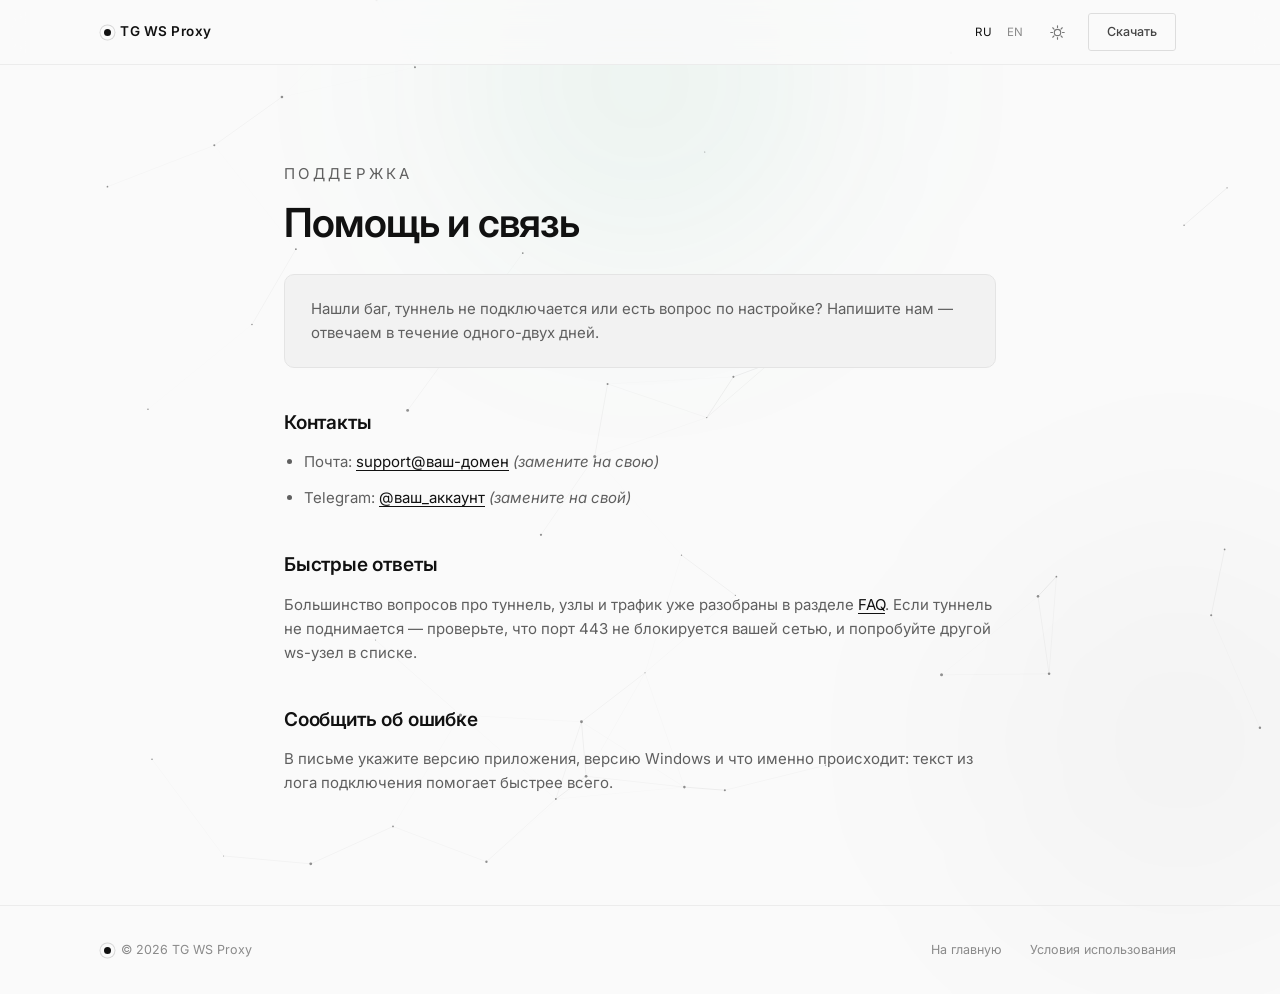
<file: support.html>
<!doctype html>
<html lang="ru" data-sw="./sw.js">
<head>
  <meta charset="utf-8">
  <meta name="viewport" content="width=device-width, initial-scale=1">
  <title>Поддержка — TG WS Proxy</title>
  <meta name="description" content="Поддержка TG WS Proxy: как связаться с нами, ответы на частые вопросы, помощь с подключением туннеля.">
  <meta name="robots" content="index, follow">
  <meta name="theme-color" content="#000000">
  <meta name="color-scheme" content="dark">
  <link rel="icon" type="image/svg+xml" href="favicon.svg">
  <link rel="icon" type="image/png" sizes="32x32" href="favicon-32.png">
  <link rel="apple-touch-icon" href="apple-touch-icon.png">
  <link rel="manifest" href="manifest.webmanifest">
  <script>
  try {
    var t = localStorage.getItem('tgws-theme');
    if (t === 'light' || (!t && matchMedia('(prefers-color-scheme: light)').matches)) {
      document.documentElement.dataset.theme = 'light';
      document.querySelector('meta[name="theme-color"]').setAttribute('content', '#fafafa');
    }
  } catch (e) {}
  </script>
  <link rel="preconnect" href="https://fonts.googleapis.com">
  <link rel="preconnect" href="https://fonts.gstatic.com" crossorigin>
  <link href="https://fonts.googleapis.com/css2?family=Inter:wght@400;500;600&display=swap" rel="stylesheet">
  <link rel="stylesheet" href="styles.css">
</head>
<body>

  <div class="glow glow-a" aria-hidden="true"></div>
  <div class="glow glow-b" aria-hidden="true"></div>
  <canvas class="bg-canvas" id="bg" aria-hidden="true"></canvas>

  <nav class="nav">
    <div class="container nav-inner">
      <a class="logo" href="./">
        <span class="logo-dot"></span>
        <span>TG WS Proxy</span>
      </a>
      <div class="nav-tools">
        <div class="lang">
          <a href="./" class="active" aria-current="true">RU</a>
          <a href="./en/">EN</a>
        </div>
        <button class="theme-toggle" id="themeToggle" type="button" aria-label="Переключить тему" title="Переключить тему">
          <svg class="icon-sun" width="17" height="17" viewBox="0 0 24 24" fill="none" stroke="currentColor" stroke-width="1.6" stroke-linecap="round">
            <circle cx="12" cy="12" r="4.5"/><path d="M12 2.5v2.5M12 19v2.5M2.5 12H5M19 12h2.5M5.3 5.3l1.8 1.8M16.9 16.9l1.8 1.8M18.7 5.3l-1.8 1.8M7.1 16.9l-1.8 1.8"/>
          </svg>
          <svg class="icon-moon" width="17" height="17" viewBox="0 0 24 24" fill="none" stroke="currentColor" stroke-width="1.6" stroke-linecap="round" stroke-linejoin="round">
            <path d="M20 14.5A8.5 8.5 0 0 1 9.5 4 8.5 8.5 0 1 0 20 14.5z"/>
          </svg>
        </button>
        <a class="btn-ghost nav-cta" href="./#download">Скачать</a>
      </div>
    </div>
  </nav>

  <main class="doc">
    <p class="kicker">Поддержка</p>
    <h1>Помощь и связь</h1>

    <div class="card">
      <p>Нашли баг, туннель не подключается или есть вопрос по настройке? Напишите нам — отвечаем в течение одного-двух дней.</p>
    </div>

    <h2>Контакты</h2>
    <ul>
      <li>Почта: <a href="mailto:support@ваш-домен">support@ваш-домен</a> <em>(замените на свою)</em></li>
      <li>Telegram: <a href="https://t.me/ваш_аккаунт">@ваш_аккаунт</a> <em>(замените на свой)</em></li>
    </ul>

    <h2>Быстрые ответы</h2>
    <p>Большинство вопросов про туннель, узлы и трафик уже разобраны в разделе <a href="./#faq">FAQ</a>. Если туннель не поднимается — проверьте, что порт 443 не блокируется вашей сетью, и попробуйте другой ws-узел в списке.</p>

    <h2>Сообщить об ошибке</h2>
    <p>В письме укажите версию приложения, версию Windows и что именно происходит: текст из лога подключения помогает быстрее всего.</p>
  </main>

  <footer class="footer">
    <div class="container footer-inner">
      <span class="footer-brand"><span class="logo-dot"></span>© 2026 TG WS Proxy</span>
      <div class="footer-links">
        <a href="./">На главную</a>
        <a href="terms.html">Условия использования</a>
      </div>
    </div>
  </footer>

  <script src="app.js"></script>
</body>
</html>
</file>
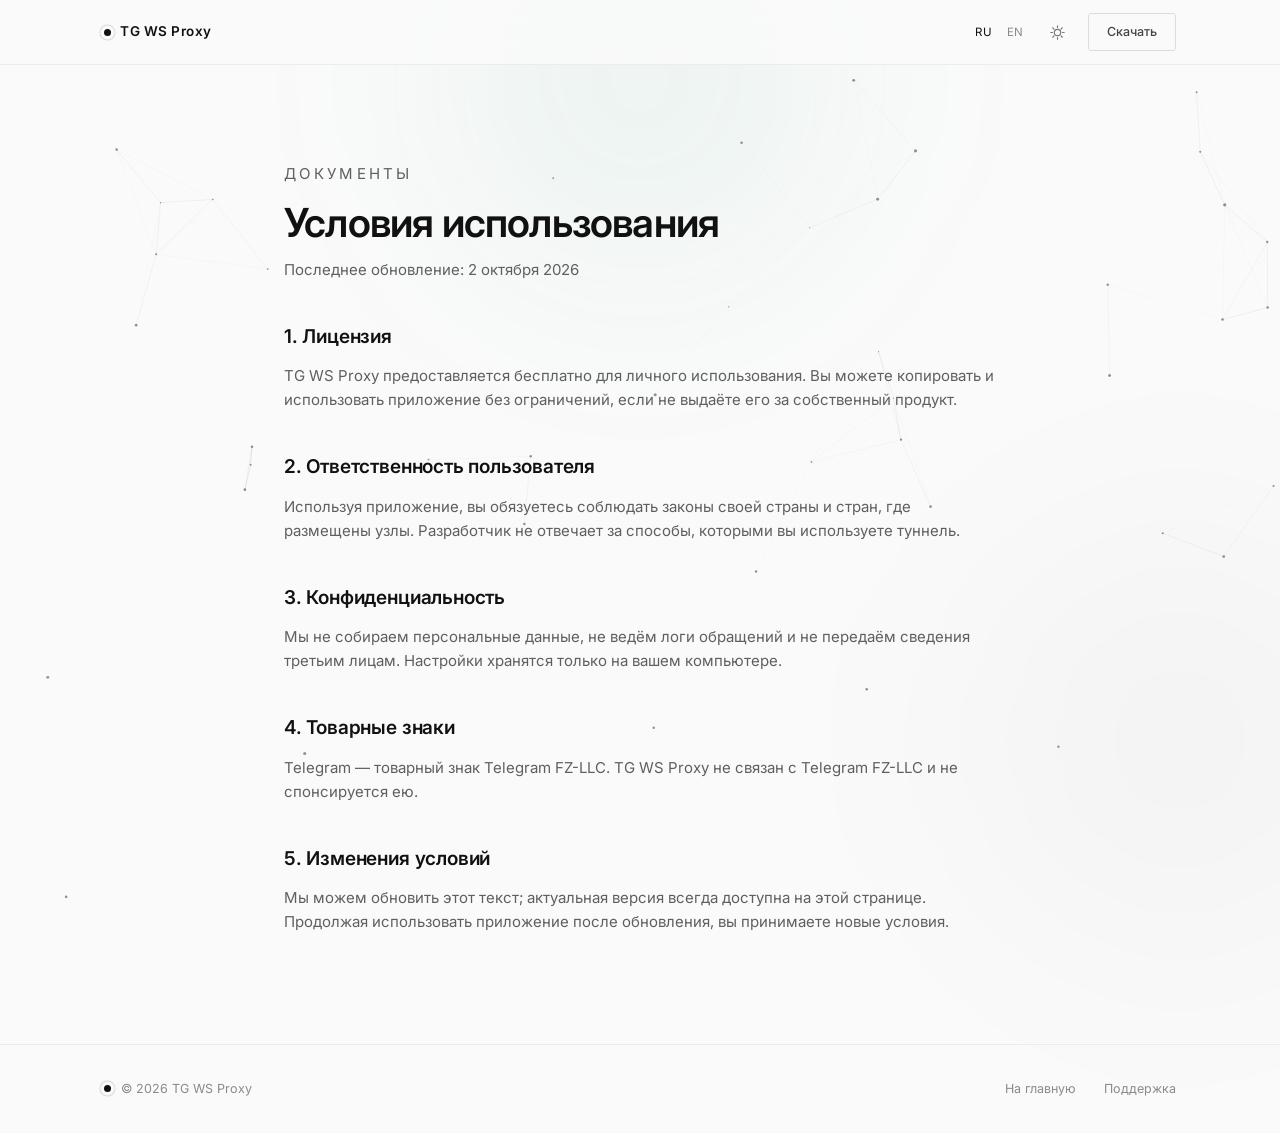
<file: terms.html>
<!doctype html>
<html lang="ru" data-sw="./sw.js">
<head>
  <meta charset="utf-8">
  <meta name="viewport" content="width=device-width, initial-scale=1">
  <title>Условия использования — TG WS Proxy</title>
  <meta name="description" content="Условия использования TG WS Proxy: лицензия, ограничения ответственности, конфиденциальность.">
  <meta name="robots" content="index, follow">
  <meta name="theme-color" content="#000000">
  <meta name="color-scheme" content="dark">
  <link rel="icon" type="image/svg+xml" href="favicon.svg">
  <link rel="icon" type="image/png" sizes="32x32" href="favicon-32.png">
  <link rel="apple-touch-icon" href="apple-touch-icon.png">
  <link rel="manifest" href="manifest.webmanifest">
  <script>
  try {
    var t = localStorage.getItem('tgws-theme');
    if (t === 'light' || (!t && matchMedia('(prefers-color-scheme: light)').matches)) {
      document.documentElement.dataset.theme = 'light';
      document.querySelector('meta[name="theme-color"]').setAttribute('content', '#fafafa');
    }
  } catch (e) {}
  </script>
  <link rel="preconnect" href="https://fonts.googleapis.com">
  <link rel="preconnect" href="https://fonts.gstatic.com" crossorigin>
  <link href="https://fonts.googleapis.com/css2?family=Inter:wght@400;500;600&display=swap" rel="stylesheet">
  <link rel="stylesheet" href="styles.css">
</head>
<body>

  <div class="glow glow-a" aria-hidden="true"></div>
  <div class="glow glow-b" aria-hidden="true"></div>
  <canvas class="bg-canvas" id="bg" aria-hidden="true"></canvas>

  <nav class="nav">
    <div class="container nav-inner">
      <a class="logo" href="./">
        <span class="logo-dot"></span>
        <span>TG WS Proxy</span>
      </a>
      <div class="nav-tools">
        <div class="lang">
          <a href="./" class="active" aria-current="true">RU</a>
          <a href="./en/">EN</a>
        </div>
        <button class="theme-toggle" id="themeToggle" type="button" aria-label="Переключить тему" title="Переключить тему">
          <svg class="icon-sun" width="17" height="17" viewBox="0 0 24 24" fill="none" stroke="currentColor" stroke-width="1.6" stroke-linecap="round">
            <circle cx="12" cy="12" r="4.5"/><path d="M12 2.5v2.5M12 19v2.5M2.5 12H5M19 12h2.5M5.3 5.3l1.8 1.8M16.9 16.9l1.8 1.8M18.7 5.3l-1.8 1.8M7.1 16.9l-1.8 1.8"/>
          </svg>
          <svg class="icon-moon" width="17" height="17" viewBox="0 0 24 24" fill="none" stroke="currentColor" stroke-width="1.6" stroke-linecap="round" stroke-linejoin="round">
            <path d="M20 14.5A8.5 8.5 0 0 1 9.5 4 8.5 8.5 0 1 0 20 14.5z"/>
          </svg>
        </button>
        <a class="btn-ghost nav-cta" href="./#download">Скачать</a>
      </div>
    </div>
  </nav>

  <main class="doc">
    <p class="kicker">Документы</p>
    <h1>Условия использования</h1>
    <p>Последнее обновление: 2 октября 2026</p>

    <h2>1. Лицензия</h2>
    <p>TG WS Proxy предоставляется бесплатно для личного использования. Вы можете копировать и использовать приложение без ограничений, если не выдаёте его за собственный продукт.</p>

    <h2>2. Ответственность пользователя</h2>
    <p>Используя приложение, вы обязуетесь соблюдать законы своей страны и стран, где размещены узлы. Разработчик не отвечает за способы, которыми вы используете туннель.</p>

    <h2>3. Конфиденциальность</h2>
    <p>Мы не собираем персональные данные, не ведём логи обращений и не передаём сведения третьим лицам. Настройки хранятся только на вашем компьютере.</p>

    <h2>4. Товарные знаки</h2>
    <p>Telegram — товарный знак Telegram FZ-LLC. TG WS Proxy не связан с Telegram FZ-LLC и не спонсируется ею.</p>

    <h2>5. Изменения условий</h2>
    <p>Мы можем обновить этот текст; актуальная версия всегда доступна на этой странице. Продолжая использовать приложение после обновления, вы принимаете новые условия.</p>
  </main>

  <footer class="footer">
    <div class="container footer-inner">
      <span class="footer-brand"><span class="logo-dot"></span>© 2026 TG WS Proxy</span>
      <div class="footer-links">
        <a href="./">На главную</a>
        <a href="support.html">Поддержка</a>
      </div>
    </div>
  </footer>

  <script src="app.js"></script>
</body>
</html>
</file>
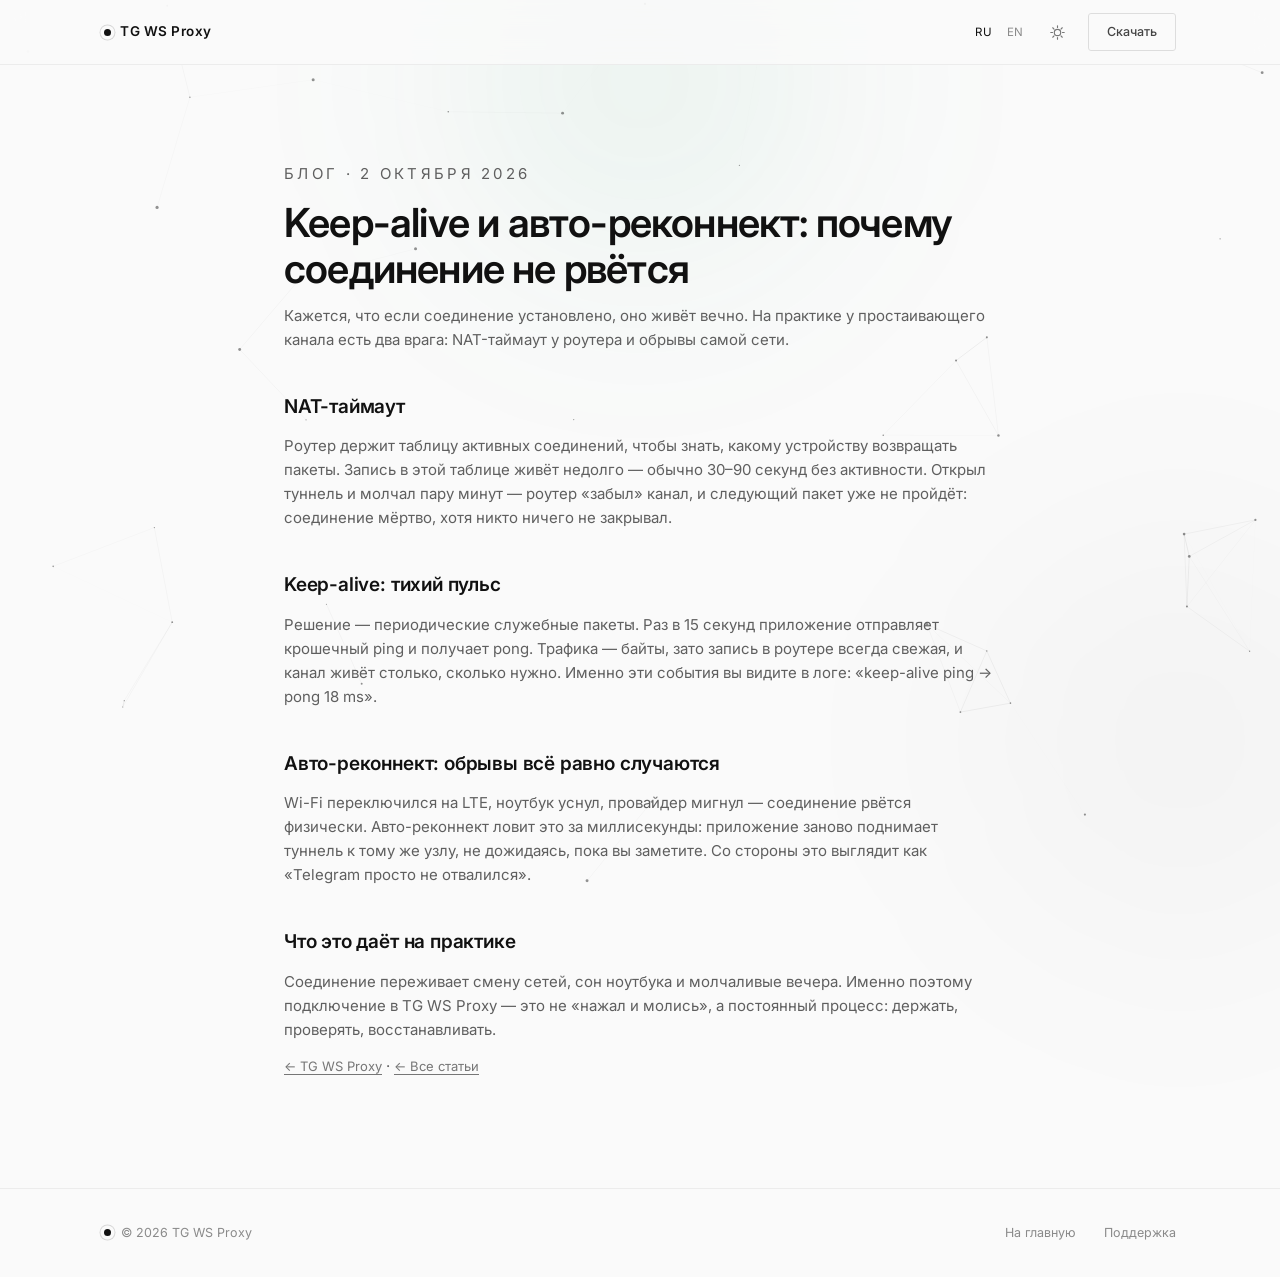
<file: blog/keep-alive.html>
<!doctype html>
<html lang="ru" data-sw="../sw.js">
<head>
  <meta charset="utf-8">
  <meta name="viewport" content="width=device-width, initial-scale=1">
  <title>Keep-alive и авто-реконнект: почему соединение не рвётся — блог TG WS Proxy</title>
  <meta name="description" content="Почему роутер «забывает» простаивающие соединения, как keep-alive решает проблему и что делает авто-реконнект при обрыве сети.">
  <meta name="robots" content="index, follow">
  <meta name="theme-color" content="#000000">
  <meta name="color-scheme" content="dark">
  <link rel="icon" type="image/svg+xml" href="../favicon.svg">
  <link rel="icon" type="image/png" sizes="32x32" href="../favicon-32.png">
  <link rel="apple-touch-icon" href="../apple-touch-icon.png">
  <script>
  try {
    var t = localStorage.getItem('tgws-theme');
    if (t === 'light' || (!t && matchMedia('(prefers-color-scheme: light)').matches)) {
      document.documentElement.dataset.theme = 'light';
      document.querySelector('meta[name="theme-color"]').setAttribute('content', '#fafafa');
    }
  } catch (e) {}
  </script>
  <link rel="preconnect" href="https://fonts.googleapis.com">
  <link rel="preconnect" href="https://fonts.gstatic.com" crossorigin>
  <link href="https://fonts.googleapis.com/css2?family=Inter:wght@400;500;600&display=swap" rel="stylesheet">
  <link rel="stylesheet" href="../styles.css">
</head>
<body>

  <div class="glow glow-a" aria-hidden="true"></div>
  <div class="glow glow-b" aria-hidden="true"></div>
  <canvas class="bg-canvas" id="bg" aria-hidden="true"></canvas>

  <nav class="nav">
    <div class="container nav-inner">
      <a class="logo" href="../">
        <span class="logo-dot"></span>
        <span>TG WS Proxy</span>
      </a>
      <div class="nav-tools">
        <div class="lang">
          <a href="../" class="active" aria-current="true">RU</a>
          <a href="../en/">EN</a>
        </div>
        <button class="theme-toggle" id="themeToggle" type="button" aria-label="Переключить тему" title="Переключить тему">
          <svg class="icon-sun" width="17" height="17" viewBox="0 0 24 24" fill="none" stroke="currentColor" stroke-width="1.6" stroke-linecap="round">
            <circle cx="12" cy="12" r="4.5"/><path d="M12 2.5v2.5M12 19v2.5M2.5 12H5M19 12h2.5M5.3 5.3l1.8 1.8M16.9 16.9l1.8 1.8M18.7 5.3l-1.8 1.8M7.1 16.9l-1.8 1.8"/>
          </svg>
          <svg class="icon-moon" width="17" height="17" viewBox="0 0 24 24" fill="none" stroke="currentColor" stroke-width="1.6" stroke-linecap="round" stroke-linejoin="round">
            <path d="M20 14.5A8.5 8.5 0 0 1 9.5 4 8.5 8.5 0 1 0 20 14.5z"/>
          </svg>
        </button>
        <a class="btn-ghost nav-cta" href="../#download">Скачать</a>
      </div>
    </div>
  </nav>

  <main class="doc" id="main">
    <p class="kicker">Блог · 2 октября 2026</p>
    <h1>Keep-alive и авто-реконнект: почему соединение не рвётся</h1>

    <p>Кажется, что если соединение установлено, оно живёт вечно. На практике у простаивающего канала есть два врага: NAT-таймаут у роутера и обрывы самой сети.</p>

    <h2>NAT-таймаут</h2>
    <p>Роутер держит таблицу активных соединений, чтобы знать, какому устройству возвращать пакеты. Запись в этой таблице живёт недолго — обычно 30–90 секунд без активности. Открыл туннель и молчал пару минут — роутер «забыл» канал, и следующий пакет уже не пройдёт: соединение мёртво, хотя никто ничего не закрывал.</p>

    <h2>Keep-alive: тихий пульс</h2>
    <p>Решение — периодические служебные пакеты. Раз в 15 секунд приложение отправляет крошечный ping и получает pong. Трафика — байты, зато запись в роутере всегда свежая, и канал живёт столько, сколько нужно. Именно эти события вы видите в логе: «keep-alive ping → pong 18 ms».</p>

    <h2>Авто-реконнект: обрывы всё равно случаются</h2>
    <p>Wi-Fi переключился на LTE, ноутбук уснул, провайдер мигнул — соединение рвётся физически. Авто-реконнект ловит это за миллисекунды: приложение заново поднимает туннель к тому же узлу, не дожидаясь, пока вы заметите. Со стороны это выглядит как «Telegram просто не отвалился».</p>

    <h2>Что это даёт на практике</h2>
    <p>Соединение переживает смену сетей, сон ноутбука и молчаливые вечера. Именно поэтому подключение в TG WS Proxy — это не «нажал и молись», а постоянный процесс: держать, проверять, восстанавливать.</p>

    <p><a class="back" href="../">← TG WS Proxy</a> · <a class="back" href="./">← Все статьи</a></p>
  </main>

  <footer class="footer">
    <div class="container footer-inner">
      <span class="footer-brand"><span class="logo-dot"></span>© 2026 TG WS Proxy</span>
      <div class="footer-links">
        <a href="../">На главную</a>
        <a href="../support.html">Поддержка</a>
      </div>
    </div>
  </footer>

  <script src="../app.js"></script>
</body>
</html>
</file>
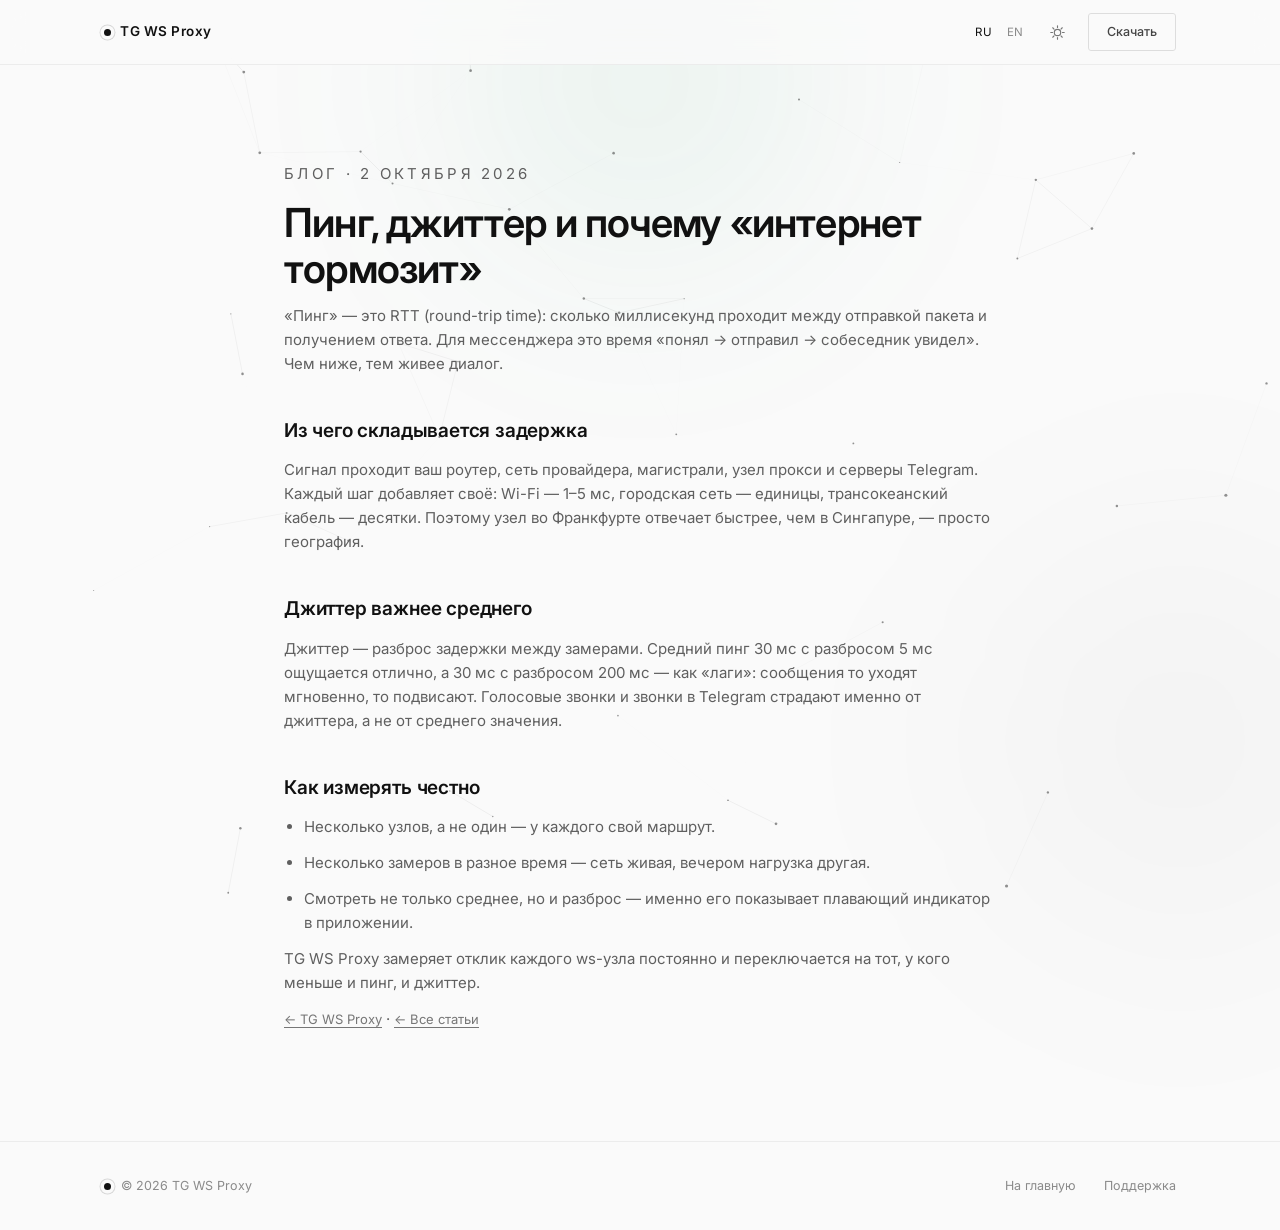
<file: blog/ping-i-dzhitter.html>
<!doctype html>
<html lang="ru" data-sw="../sw.js">
<head>
  <meta charset="utf-8">
  <meta name="viewport" content="width=device-width, initial-scale=1">
  <title>Пинг, джиттер и почему «интернет тормозит» — блог TG WS Proxy</title>
  <meta name="description" content="Что такое RTT и джиттер, из чего складывается задержка и как правильно измерять пинг до серверов Telegram.">
  <meta name="robots" content="index, follow">
  <meta name="theme-color" content="#000000">
  <meta name="color-scheme" content="dark">
  <link rel="icon" type="image/svg+xml" href="../favicon.svg">
  <link rel="icon" type="image/png" sizes="32x32" href="../favicon-32.png">
  <link rel="apple-touch-icon" href="../apple-touch-icon.png">
  <script>
  try {
    var t = localStorage.getItem('tgws-theme');
    if (t === 'light' || (!t && matchMedia('(prefers-color-scheme: light)').matches)) {
      document.documentElement.dataset.theme = 'light';
      document.querySelector('meta[name="theme-color"]').setAttribute('content', '#fafafa');
    }
  } catch (e) {}
  </script>
  <link rel="preconnect" href="https://fonts.googleapis.com">
  <link rel="preconnect" href="https://fonts.gstatic.com" crossorigin>
  <link href="https://fonts.googleapis.com/css2?family=Inter:wght@400;500;600&display=swap" rel="stylesheet">
  <link rel="stylesheet" href="../styles.css">
</head>
<body>

  <div class="glow glow-a" aria-hidden="true"></div>
  <div class="glow glow-b" aria-hidden="true"></div>
  <canvas class="bg-canvas" id="bg" aria-hidden="true"></canvas>

  <nav class="nav">
    <div class="container nav-inner">
      <a class="logo" href="../">
        <span class="logo-dot"></span>
        <span>TG WS Proxy</span>
      </a>
      <div class="nav-tools">
        <div class="lang">
          <a href="../" class="active" aria-current="true">RU</a>
          <a href="../en/">EN</a>
        </div>
        <button class="theme-toggle" id="themeToggle" type="button" aria-label="Переключить тему" title="Переключить тему">
          <svg class="icon-sun" width="17" height="17" viewBox="0 0 24 24" fill="none" stroke="currentColor" stroke-width="1.6" stroke-linecap="round">
            <circle cx="12" cy="12" r="4.5"/><path d="M12 2.5v2.5M12 19v2.5M2.5 12H5M19 12h2.5M5.3 5.3l1.8 1.8M16.9 16.9l1.8 1.8M18.7 5.3l-1.8 1.8M7.1 16.9l-1.8 1.8"/>
          </svg>
          <svg class="icon-moon" width="17" height="17" viewBox="0 0 24 24" fill="none" stroke="currentColor" stroke-width="1.6" stroke-linecap="round" stroke-linejoin="round">
            <path d="M20 14.5A8.5 8.5 0 0 1 9.5 4 8.5 8.5 0 1 0 20 14.5z"/>
          </svg>
        </button>
        <a class="btn-ghost nav-cta" href="../#download">Скачать</a>
      </div>
    </div>
  </nav>

  <main class="doc" id="main">
    <p class="kicker">Блог · 2 октября 2026</p>
    <h1>Пинг, джиттер и почему «интернет тормозит»</h1>

    <p>«Пинг» — это RTT (round-trip time): сколько миллисекунд проходит между отправкой пакета и получением ответа. Для мессенджера это время «понял → отправил → собеседник увидел». Чем ниже, тем живее диалог.</p>

    <h2>Из чего складывается задержка</h2>
    <p>Сигнал проходит ваш роутер, сеть провайдера, магистрали, узел прокси и серверы Telegram. Каждый шаг добавляет своё: Wi-Fi — 1–5 мс, городская сеть — единицы, трансокеанский кабель — десятки. Поэтому узел во Франкфурте отвечает быстрее, чем в Сингапуре, — просто география.</p>

    <h2>Джиттер важнее среднего</h2>
    <p>Джиттер — разброс задержки между замерами. Средний пинг 30 мс с разбросом 5 мс ощущается отлично, а 30 мс с разбросом 200 мс — как «лаги»: сообщения то уходят мгновенно, то подвисают. Голосовые звонки и звонки в Telegram страдают именно от джиттера, а не от среднего значения.</p>

    <h2>Как измерять честно</h2>
    <ul>
      <li>Несколько узлов, а не один — у каждого свой маршрут.</li>
      <li>Несколько замеров в разное время — сеть живая, вечером нагрузка другая.</li>
      <li>Смотреть не только среднее, но и разброс — именно его показывает плавающий индикатор в приложении.</li>
    </ul>

    <p>TG WS Proxy замеряет отклик каждого ws-узла постоянно и переключается на тот, у кого меньше и пинг, и джиттер.</p>

    <p><a class="back" href="../">← TG WS Proxy</a> · <a class="back" href="./">← Все статьи</a></p>
  </main>

  <footer class="footer">
    <div class="container footer-inner">
      <span class="footer-brand"><span class="logo-dot"></span>© 2026 TG WS Proxy</span>
      <div class="footer-links">
        <a href="../">На главную</a>
        <a href="../support.html">Поддержка</a>
      </div>
    </div>
  </footer>

  <script src="../app.js"></script>
</body>
</html>
</file>
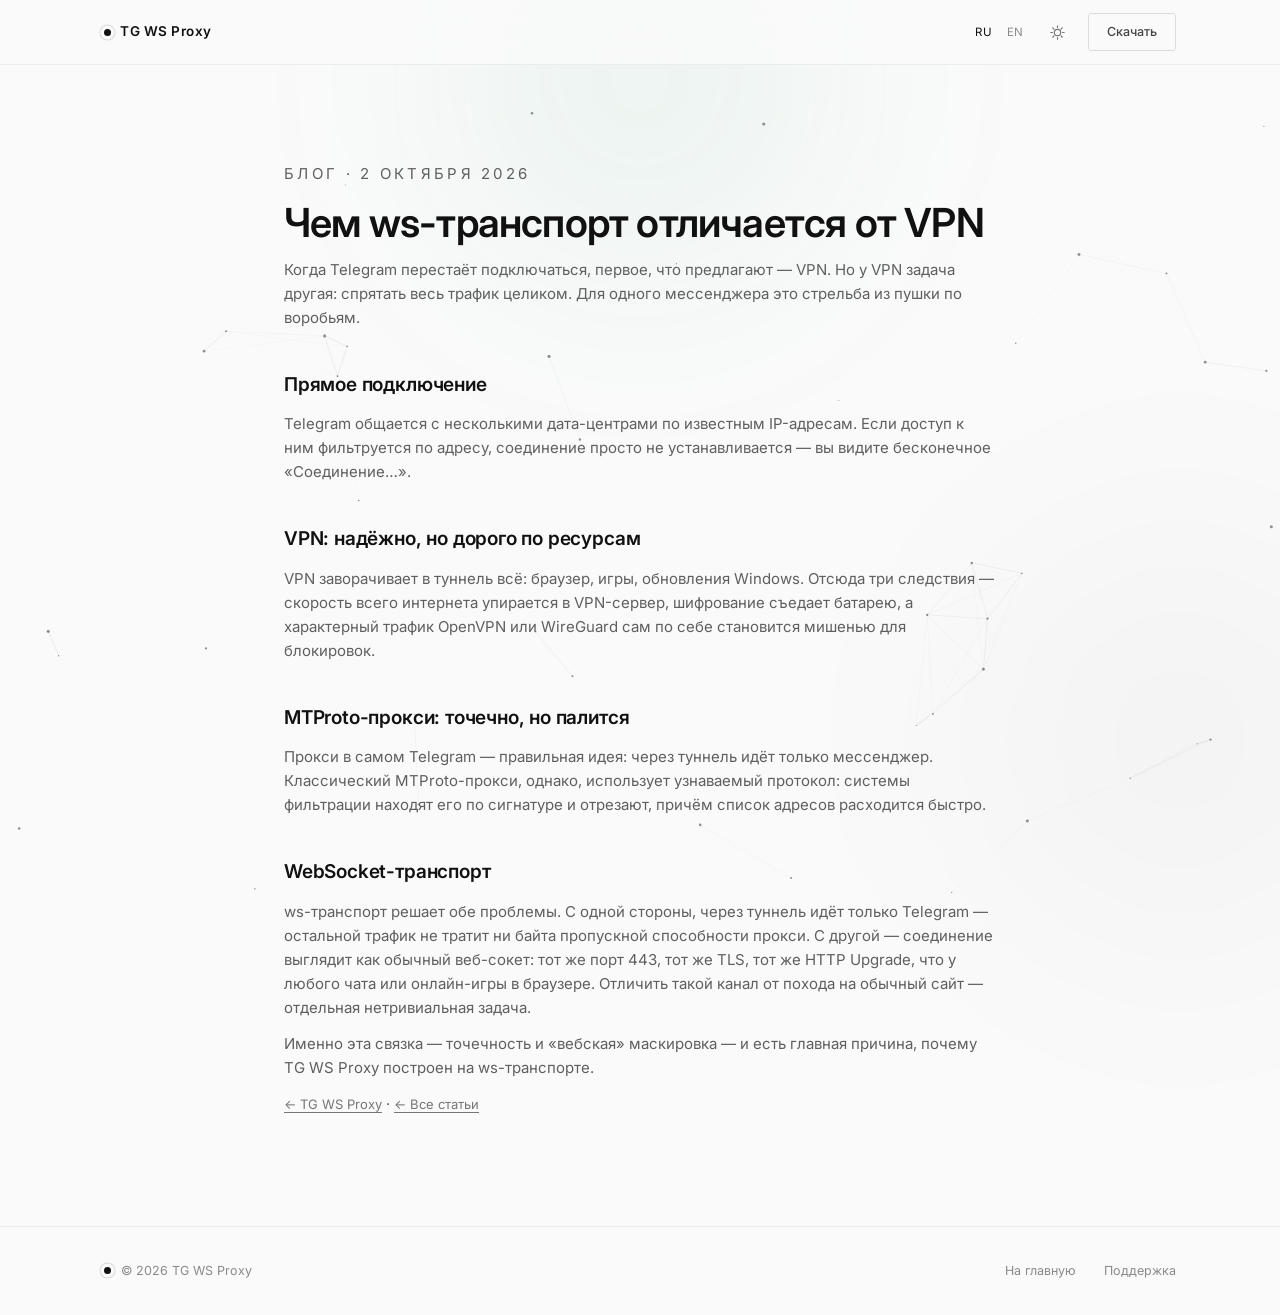
<file: blog/ws-transport.html>
<!doctype html>
<html lang="ru" data-sw="../sw.js">
<head>
  <meta charset="utf-8">
  <meta name="viewport" content="width=device-width, initial-scale=1">
  <title>Чем ws-транспорт отличается от VPN — блог TG WS Proxy</title>
  <meta name="description" content="Сравниваем прямое подключение к Telegram, VPN, MTProto-прокси и WebSocket-транспорт: скорость, заметность для провайдера, настройка.">
  <meta name="robots" content="index, follow">
  <meta name="theme-color" content="#000000">
  <meta name="color-scheme" content="dark">
  <link rel="icon" type="image/svg+xml" href="../favicon.svg">
  <link rel="icon" type="image/png" sizes="32x32" href="../favicon-32.png">
  <link rel="apple-touch-icon" href="../apple-touch-icon.png">
  <script>
  try {
    var t = localStorage.getItem('tgws-theme');
    if (t === 'light' || (!t && matchMedia('(prefers-color-scheme: light)').matches)) {
      document.documentElement.dataset.theme = 'light';
      document.querySelector('meta[name="theme-color"]').setAttribute('content', '#fafafa');
    }
  } catch (e) {}
  </script>
  <link rel="preconnect" href="https://fonts.googleapis.com">
  <link rel="preconnect" href="https://fonts.gstatic.com" crossorigin>
  <link href="https://fonts.googleapis.com/css2?family=Inter:wght@400;500;600&display=swap" rel="stylesheet">
  <link rel="stylesheet" href="../styles.css">
</head>
<body>

  <div class="glow glow-a" aria-hidden="true"></div>
  <div class="glow glow-b" aria-hidden="true"></div>
  <canvas class="bg-canvas" id="bg" aria-hidden="true"></canvas>

  <nav class="nav">
    <div class="container nav-inner">
      <a class="logo" href="../">
        <span class="logo-dot"></span>
        <span>TG WS Proxy</span>
      </a>
      <div class="nav-tools">
        <div class="lang">
          <a href="../" class="active" aria-current="true">RU</a>
          <a href="../en/">EN</a>
        </div>
        <button class="theme-toggle" id="themeToggle" type="button" aria-label="Переключить тему" title="Переключить тему">
          <svg class="icon-sun" width="17" height="17" viewBox="0 0 24 24" fill="none" stroke="currentColor" stroke-width="1.6" stroke-linecap="round">
            <circle cx="12" cy="12" r="4.5"/><path d="M12 2.5v2.5M12 19v2.5M2.5 12H5M19 12h2.5M5.3 5.3l1.8 1.8M16.9 16.9l1.8 1.8M18.7 5.3l-1.8 1.8M7.1 16.9l-1.8 1.8"/>
          </svg>
          <svg class="icon-moon" width="17" height="17" viewBox="0 0 24 24" fill="none" stroke="currentColor" stroke-width="1.6" stroke-linecap="round" stroke-linejoin="round">
            <path d="M20 14.5A8.5 8.5 0 0 1 9.5 4 8.5 8.5 0 1 0 20 14.5z"/>
          </svg>
        </button>
        <a class="btn-ghost nav-cta" href="../#download">Скачать</a>
      </div>
    </div>
  </nav>

  <main class="doc" id="main">
    <p class="kicker">Блог · 2 октября 2026</p>
    <h1>Чем ws-транспорт отличается от VPN</h1>

    <p>Когда Telegram перестаёт подключаться, первое, что предлагают — VPN. Но у VPN задача другая: спрятать весь трафик целиком. Для одного мессенджера это стрельба из пушки по воробьям.</p>

    <h2>Прямое подключение</h2>
    <p>Telegram общается с несколькими дата-центрами по известным IP-адресам. Если доступ к ним фильтруется по адресу, соединение просто не устанавливается — вы видите бесконечное «Соединение…».</p>

    <h2>VPN: надёжно, но дорого по ресурсам</h2>
    <p>VPN заворачивает в туннель всё: браузер, игры, обновления Windows. Отсюда три следствия — скорость всего интернета упирается в VPN-сервер, шифрование съедает батарею, а характерный трафик OpenVPN или WireGuard сам по себе становится мишенью для блокировок.</p>

    <h2>MTProto-прокси: точечно, но палится</h2>
    <p>Прокси в самом Telegram — правильная идея: через туннель идёт только мессенджер. Классический MTProto-прокси, однако, использует узнаваемый протокол: системы фильтрации находят его по сигнатуре и отрезают, причём список адресов расходится быстро.</p>

    <h2>WebSocket-транспорт</h2>
    <p>ws-транспорт решает обе проблемы. С одной стороны, через туннель идёт только Telegram — остальной трафик не тратит ни байта пропускной способности прокси. С другой — соединение выглядит как обычный веб-сокет: тот же порт 443, тот же TLS, тот же HTTP Upgrade, что у любого чата или онлайн-игры в браузере. Отличить такой канал от похода на обычный сайт — отдельная нетривиальная задача.</p>

    <p>Именно эта связка — точечность и «вебская» маскировка — и есть главная причина, почему TG WS Proxy построен на ws-транспорте.</p>

    <p><a class="back" href="../">← TG WS Proxy</a> · <a class="back" href="./">← Все статьи</a></p>
  </main>

  <footer class="footer">
    <div class="container footer-inner">
      <span class="footer-brand"><span class="logo-dot"></span>© 2026 TG WS Proxy</span>
      <div class="footer-links">
        <a href="../">На главную</a>
        <a href="../support.html">Поддержка</a>
      </div>
    </div>
  </footer>

  <script src="../app.js"></script>
</body>
</html>
</file>
<file: styles.css>
/* TG WS Proxy — сайт. Минимализм, тёмная и светлая темы. */

:root {
  --bg: #000000;
  --panel: #0a0a0a;
  --panel-2: #111111;
  --mock-bg: #050505;
  --line: #1a1a1a;
  --line-soft: #141414;
  --border: #1e1e1e;

  --text: #ffffff;
  --text-2: #a3a3a3;
  --text-3: #8a8a8a;
  --text-4: #5c5c5c;
  --text-5: #444444;
  --muted: #9a9a9a;
  --faint: #666666;
  --dim: #565656;
  --soft: #6d6d6d;
  --ghost: #cccccc;
  --bright: #e8e8e8;
  --name: #dcdcdc;
  --num: #b9b9b9;
  --tiny: #3f3f3f;
  --tick: #4d4d4d;
  --tick-dot: #262626;
  --faq-q: #eaeaea;

  --btn-bg: #ffffff;
  --btn-bg-hover: #dedede;
  --btn-text: #000000;
  --btn-border: #242424;
  --btn-border-hover: #3d3d3d;
  --btn-glow: rgba(255, 255, 255, .13);

  --accent: #3ecf8e;
  --accent-soft: rgba(62, 207, 142, .35);

  --nav-bg: rgba(0, 0, 0, .72);
  --ring: #303030;
  --win-border: #3a3a3a;
  --cue: #2a2a2a;
  --tunnel: #2c2c2c;
  --packet: #ffffff;
  --packet-glow: rgba(255, 255, 255, .9);
  --log-cursor: #3a3a3a;

  --glow-green: rgba(62, 207, 142, .07);
  --glow-white: rgba(255, 255, 255, .045);
  --mock-shadow: 0 40px 120px rgba(0, 0, 0, .55);
  --cta-shadow: 0 10px 30px rgba(0, 0, 0, .35);

  --scroll: #1f1f1f;
  --scroll-hover: #333333;

  --sel-bg: #ffffff;
  --sel-text: #000000;

  --font: "Inter", "Segoe UI", system-ui, -apple-system, sans-serif;
}

html[data-theme="light"] {
  --bg: #fafafa;
  --panel: #f2f2f2;
  --panel-2: #e9e9e9;
  --mock-bg: #ffffff;
  --line: #e2e2e2;
  --line-soft: #ececec;
  --border: #e4e4e4;

  --text: #111111;
  --text-2: #555555;
  --text-3: #5f5f5f;
  --text-4: #8a8a8a;
  --text-5: #a8a8a8;
  --muted: #767676;
  --faint: #999999;
  --dim: #8f8f8f;
  --soft: #7a7a7a;
  --ghost: #444444;
  --bright: #222222;
  --name: #333333;
  --num: #666666;
  --tiny: #b5b5b5;
  --tick: #9a9a9a;
  --tick-dot: #d2d2d2;
  --faq-q: #1c1c1c;

  --btn-bg: #111111;
  --btn-bg-hover: #333333;
  --btn-text: #ffffff;
  --btn-border: #dddddd;
  --btn-border-hover: #bbbbbb;
  --btn-glow: rgba(0, 0, 0, .18);

  --accent: #1f9d64;
  --accent-soft: rgba(31, 157, 100, .3);

  --nav-bg: rgba(250, 250, 250, .8);
  --ring: #d8d8d8;
  --win-border: #cccccc;
  --cue: #dddddd;
  --tunnel: #dcdcdc;
  --packet: #111111;
  --packet-glow: rgba(0, 0, 0, .45);
  --log-cursor: #bbbbbb;

  --glow-green: rgba(31, 157, 100, .09);
  --glow-white: rgba(0, 0, 0, .035);
  --mock-shadow: 0 40px 120px rgba(0, 0, 0, .12);
  --cta-shadow: 0 10px 30px rgba(0, 0, 0, .18);

  --scroll: #d9d9d9;
  --scroll-hover: #bbbbbb;

  --sel-bg: #111111;
  --sel-text: #ffffff;
}

* { margin: 0; padding: 0; box-sizing: border-box; }

/* защита от копирования */
body {
  -webkit-user-select: none;
  -moz-user-select: none;
  user-select: none;
}
img { -webkit-user-drag: none; user-drag: none; }

html { scroll-behavior: smooth; }

body {
  font-family: var(--font);
  background: var(--bg);
  color: var(--text);
  font-size: 15px;
  line-height: 1.6;
  -webkit-font-smoothing: antialiased;
}

::selection { background: var(--sel-bg); color: var(--sel-text); }

a { color: inherit; text-decoration: none; }
a:focus-visible, button:focus-visible, summary:focus-visible { outline: 1px solid var(--text); outline-offset: 3px; }

.container { max-width: 1120px; margin: 0 auto; padding: 0 24px; }

/* ---------- навигация ---------- */

.nav {
  position: fixed;
  top: 0; left: 0; right: 0;
  z-index: 100;
  background: var(--nav-bg);
  backdrop-filter: blur(12px);
  -webkit-backdrop-filter: blur(12px);
  border-bottom: 1px solid var(--line-soft);
}

.nav-inner {
  height: 64px;
  display: flex;
  align-items: center;
  justify-content: space-between;
  gap: 24px;
}

.logo {
  display: flex;
  align-items: center;
  gap: 9px;
  font-size: 13.5px;
  font-weight: 600;
  letter-spacing: .04em;
}

.logo-dot {
  width: 7px; height: 7px;
  border-radius: 50%;
  background: var(--text);
  box-shadow: 0 0 0 3.5px var(--bg), 0 0 0 4.5px var(--ring);
}

.nav-links { display: flex; gap: 34px; }

.nav-links a {
  font-size: 13px;
  color: var(--muted);
  transition: color .15s;
}
.nav-links a:hover { color: var(--text); }

.nav-tools { display: flex; align-items: center; gap: 14px; }

.lang { display: flex; gap: 10px; }

.lang a {
  font-size: 11.5px;
  letter-spacing: .06em;
  color: var(--text-4);
  padding: 4px 2px;
  transition: color .15s;
}
.lang a:hover { color: var(--text); }
.lang a.active { color: var(--text); }

.theme-toggle {
  background: none;
  border: 0;
  cursor: pointer;
  color: var(--muted);
  width: 34px; height: 34px;
  display: flex;
  align-items: center;
  justify-content: center;
  border-radius: 6px;
  transition: color .15s;
  padding: 0;
}
.theme-toggle:hover { color: var(--text); }
html[data-theme="light"] .icon-moon { display: none; }
html:not([data-theme="light"]) .icon-sun { display: none; }

/* ---------- кнопки ---------- */

.btn-primary {
  display: inline-block;
  background: var(--btn-bg);
  color: var(--btn-text);
  font-size: 13.5px;
  font-weight: 600;
  letter-spacing: .02em;
  padding: 14px 32px;
  border-radius: 3px;
  transition: background .15s, transform .06s, box-shadow .35s;
}
.btn-primary:hover { background: var(--btn-bg-hover); box-shadow: 0 0 30px var(--btn-glow); }
.btn-primary:active { transform: scale(.99); }

.btn-big { padding: 17px 44px; font-size: 14.5px; }

.btn-ghost {
  display: inline-block;
  font-size: 13.5px;
  font-weight: 500;
  color: var(--ghost);
  padding: 13px 26px;
  border: 1px solid var(--btn-border);
  border-radius: 3px;
  background: none;
  font-family: inherit;
  cursor: pointer;
  transition: border-color .15s, color .15s;
}
.btn-ghost:hover { border-color: var(--btn-border-hover); color: var(--text); }

.nav-cta { padding: 8px 18px; font-size: 12.5px; }

/* ---------- hero ---------- */

.hero {
  min-height: 100vh;
  display: flex;
  align-items: center;
  justify-content: center;
  text-align: center;
  position: relative;
  padding: 64px 0 40px;
}

.overline {
  font-size: 11px;
  text-transform: uppercase;
  letter-spacing: .24em;
  color: var(--faint);
}

.hero h1 {
  margin-top: 22px;
  font-size: clamp(52px, 9vw, 96px);
  font-weight: 600;
  letter-spacing: -.035em;
  line-height: 1.02;
}

.slogan {
  margin-top: 18px;
  font-size: 19px;
  font-weight: 500;
  color: var(--bright);
  letter-spacing: -.01em;
}

.hero-sub {
  margin: 14px auto 0;
  max-width: 540px;
  font-size: 15px;
  color: var(--text-3);
}

.hero-actions {
  margin-top: 44px;
  display: flex;
  gap: 14px;
  justify-content: center;
  flex-wrap: wrap;
}

.hero-meta {
  margin-top: 40px;
  font-size: 12px;
  color: var(--dim);
  letter-spacing: .04em;
}

.scroll-cue {
  position: absolute;
  bottom: 0;
  left: 50%;
  width: 1px;
  height: 56px;
  background: var(--cue);
  transform-origin: top;
  animation: cue 2.4s ease-in-out infinite;
}

@keyframes cue {
  0%, 100% { transform: scaleY(1); opacity: .4; }
  50% { transform: scaleY(.55); opacity: 1; }
}

/* ---------- секции ---------- */

.section { padding: 130px 0; }

.kicker {
  font-size: 11px;
  text-transform: uppercase;
  letter-spacing: .22em;
  color: var(--faint);
}

.section h2 {
  margin-top: 16px;
  font-size: clamp(28px, 4vw, 38px);
  font-weight: 600;
  letter-spacing: -.02em;
  line-height: 1.15;
}

.section-sub {
  margin-top: 14px;
  max-width: 520px;
  font-size: 15px;
  color: var(--text-3);
}

/* ---------- макет приложения ---------- */

.mock {
  margin: 72px auto 0;
  width: min(860px, 100%);
  border: 1px solid var(--border);
  border-radius: 12px;
  background: var(--mock-bg);
  overflow: hidden;
  box-shadow: var(--mock-shadow);
}

.mock-tb {
  height: 42px;
  display: flex;
  align-items: center;
  padding: 0 16px;
  border-bottom: 1px solid var(--line-soft);
  background: var(--mock-bg);
}

.mock-dot {
  width: 6px; height: 6px;
  border-radius: 50%;
  background: var(--text);
}

.mock-name {
  margin-left: 9px;
  font-size: 12px;
  font-weight: 600;
  letter-spacing: .04em;
  color: var(--name);
}

.mock-win { margin-left: auto; display: flex; gap: 7px; }

.mock-win i {
  width: 9px; height: 9px;
  border: 1px solid var(--win-border);
  border-radius: 1px;
}

.mock-body { display: flex; min-height: 340px; }

.mock-side {
  flex: 0 0 218px;
  background: var(--panel);
  border-right: 1px solid var(--line-soft);
  padding: 16px 0;
}

.mock-label {
  font-size: 10px;
  text-transform: uppercase;
  letter-spacing: .2em;
  color: var(--tiny);
  padding: 0 18px 10px;
}

.mock-row {
  display: flex;
  align-items: center;
  justify-content: space-between;
  padding: 10px 18px;
  border-left: 2px solid transparent;
  font-size: 12.5px;
  color: var(--muted);
}

.mock-row small {
  display: block;
  font-size: 10.5px;
  color: var(--tiny);
  margin-top: 2px;
}

.mock-row b {
  font-weight: 400;
  font-size: 12px;
  color: var(--soft);
  font-variant-numeric: tabular-nums;
}

.mock-row.active {
  background: var(--panel-2);
  border-left-color: var(--text);
  color: var(--text);
}
.mock-row.active b { color: var(--num); }

.mock-main {
  flex: 1;
  display: flex;
  flex-direction: column;
  align-items: center;
  padding: 26px 30px 30px;
}

.mock-status {
  display: flex;
  align-items: center;
  gap: 8px;
  font-size: 11.5px;
  color: var(--accent);
  align-self: flex-start;
}

.mock-status .dot {
  width: 5px; height: 5px;
  border-radius: 50%;
  background: var(--accent);
  animation: status-pulse 2.4s ease-out infinite;
}

@keyframes status-pulse {
  0% { box-shadow: 0 0 0 0 var(--accent-soft); }
  70%, 100% { box-shadow: 0 0 0 6px rgba(0, 0, 0, 0); }
}

.mock-num {
  margin: auto 0;
  display: flex;
  align-items: baseline;
  gap: 8px;
}

.mock-num span {
  font-size: 72px;
  font-weight: 600;
  letter-spacing: -.03em;
  line-height: 1;
  font-variant-numeric: tabular-nums;
}

.mock-num em {
  font-style: normal;
  font-size: 16px;
  color: var(--dim);
}

.mock-sub { font-size: 11.5px; color: var(--soft); margin-top: 4px; }

.mock-log {
  margin-top: 20px;
  width: min(420px, 100%);
  font-family: ui-monospace, "SF Mono", "Cascadia Mono", Consolas, monospace;
  font-size: 10.5px;
  line-height: 1.5;
  color: var(--dim);
  white-space: nowrap;
  overflow: hidden;
  text-align: left;
}

.mock-log i { font-style: normal; margin-right: 8px; }
.mock-log i.ws { color: var(--text-3); }
.mock-log i.ok { color: var(--accent); }

.mock-log::after {
  content: "▌";
  margin-left: 2px;
  color: var(--log-cursor);
  animation: blink 1.15s infinite;
}

@keyframes blink {
  0%, 49% { opacity: 1; }
  50%, 100% { opacity: 0; }
}

.mock-progress {
  width: 260px;
  height: 2px;
  background: var(--line);
  margin: 30px 0 26px;
}

.mock-progress i {
  display: block;
  height: 100%;
  width: 0;
  background: var(--packet);
  transition: width 2.4s linear, opacity .6s;
}

.mock-btn {
  height: 40px;
  line-height: 40px;
  padding: 0 32px;
  background: var(--btn-bg);
  color: var(--btn-text);
  font-size: 12.5px;
  font-weight: 600;
  border-radius: 3px;
}

/* ---------- как это работает ---------- */

.steps {
  margin-top: 72px;
  display: grid;
  grid-template-columns: repeat(3, 1fr);
  gap: 48px;
}

.step { border-top: 1px solid var(--border); padding-top: 26px; }

.step-num {
  font-size: 12px;
  color: var(--dim);
  font-variant-numeric: tabular-nums;
  letter-spacing: .08em;
}

.step h3 {
  margin: 16px 0 10px;
  font-size: 17px;
  font-weight: 600;
  letter-spacing: -.01em;
}

.step p { font-size: 14px; color: var(--text-3); }

/* ---------- преимущества ---------- */

.features {
  margin-top: 72px;
  display: grid;
  grid-template-columns: repeat(2, 1fr);
  column-gap: 72px;
}

.feature {
  border-top: 1px solid var(--border);
  padding: 34px 0 40px;
  color: var(--muted);
  transition: transform .3s ease;
}

.feature:hover { transform: translateY(-3px); }
.feature svg { transition: color .3s; }
.feature:hover svg { color: var(--text); }

.feature h3 {
  margin: 20px 0 10px;
  font-size: 16px;
  font-weight: 600;
  color: var(--text);
  letter-spacing: -.01em;
}

.feature p { font-size: 14px; color: var(--text-3); }

/* ---------- changelog ---------- */

.changelog {
  margin-top: 56px;
  border-top: 1px solid var(--border);
  max-width: 720px;
}

.cl-item {
  display: flex;
  gap: 40px;
  padding: 26px 4px;
  border-bottom: 1px solid var(--border);
}

.cl-ver {
  flex: 0 0 84px;
  font-size: 13px;
  font-weight: 600;
  color: var(--text);
  font-variant-numeric: tabular-nums;
  padding-top: 2px;
}

.cl-date {
  font-size: 11.5px;
  color: var(--dim);
  letter-spacing: .06em;
  text-transform: uppercase;
  margin-bottom: 8px;
}

.cl-body p { font-size: 14px; color: var(--text-3); }

/* ---------- FAQ ---------- */

.faq-list {
  margin-top: 56px;
  border-top: 1px solid var(--border);
  max-width: 720px;
}

.faq-item { border-bottom: 1px solid var(--border); }

.faq-item summary {
  list-style: none;
  cursor: pointer;
  display: flex;
  align-items: center;
  justify-content: space-between;
  gap: 24px;
  padding: 22px 4px;
  font-size: 15.5px;
  font-weight: 500;
  color: var(--faq-q);
  transition: color .15s;
}

.faq-item summary::-webkit-details-marker { display: none; }
.faq-item summary:hover { color: var(--text); }

.faq-item summary::after {
  content: "+";
  flex: 0 0 auto;
  font-size: 19px;
  font-weight: 400;
  color: var(--dim);
  transition: transform .25s ease, color .15s;
}

.faq-item[open] summary::after { transform: rotate(45deg); color: var(--text); }

.faq-item p {
  padding: 0 4px 24px;
  max-width: 620px;
  font-size: 14px;
  color: var(--text-3);
}

/* ---------- скачать ---------- */

.download { text-align: center; padding: 150px 0; }

.dl-meta { margin-top: 16px; font-size: 13px; color: var(--soft); letter-spacing: .02em; }

.dl-actions {
  margin-top: 40px;
  display: flex;
  gap: 14px;
  justify-content: center;
  flex-wrap: wrap;
}

.dl-note { margin-top: 20px; font-size: 12px; color: var(--text-5); letter-spacing: .02em; }

/* ---------- футер ---------- */

.footer { border-top: 1px solid var(--line-soft); }

.footer-inner {
  height: 88px;
  display: flex;
  align-items: center;
  justify-content: space-between;
  gap: 24px;
}

.footer-brand {
  display: flex;
  align-items: center;
  gap: 10px;
  font-size: 12.5px;
  color: var(--text-4);
}

.footer-links { display: flex; gap: 28px; }

.footer-links a {
  font-size: 12.5px;
  color: var(--text-4);
  transition: color .15s;
}
.footer-links a:hover { color: var(--text); }

/* ---------- туннель с пакетами ---------- */

.tunnel {
  position: relative;
  display: block;
  width: min(420px, 70%);
  height: 1px;
  margin: 56px auto 0;
  background: linear-gradient(90deg, transparent, var(--tunnel) 18%, var(--tunnel) 82%, transparent);
}

.tunnel i {
  position: absolute;
  top: -1.5px;
  left: -4%;
  width: 4px; height: 4px;
  border-radius: 50%;
  background: var(--packet);
  box-shadow: 0 0 10px var(--packet-glow);
  animation: packet 3.4s linear infinite;
}

.tunnel i:nth-child(2) { animation-delay: 1.15s; }
.tunnel i:nth-child(3) { animation-delay: 2.3s; animation-duration: 3.8s; }

@keyframes packet {
  0% { left: -4%; opacity: 0; }
  10% { opacity: 1; }
  90% { opacity: 1; }
  100% { left: 104%; opacity: 0; }
}

.tunnel-dl { margin: 0 auto 46px; }

/* ---------- бегущая строка ---------- */

.ticker {
  overflow: hidden;
  border-top: 1px solid var(--line-soft);
  border-bottom: 1px solid var(--line-soft);
  padding: 13px 0;
}

.ticker-track {
  display: flex;
  width: max-content;
  animation: marquee 30s linear infinite;
}

.ticker-group {
  display: flex;
  gap: 52px;
  padding-right: 52px;
}

.ticker-group span {
  font-size: 10.5px;
  letter-spacing: .22em;
  color: var(--tick);
  white-space: nowrap;
}

.ticker-group span::after {
  content: "·";
  margin-left: 52px;
  color: var(--tick-dot);
}

@keyframes marquee {
  to { transform: translateX(-50%); }
}

/* ---------- фон: живая сеть и свечение ---------- */

.bg-canvas {
  position: fixed;
  inset: 0;
  z-index: 0;
  pointer-events: none;
}

.glow {
  position: fixed;
  z-index: 0;
  border-radius: 50%;
  filter: blur(90px);
  pointer-events: none;
}

.glow-a {
  width: 640px; height: 640px;
  top: -240px; left: 50%; margin-left: -320px;
  background: radial-gradient(circle, var(--glow-green), transparent 62%);
  animation: drift-a 18s ease-in-out infinite alternate;
}

.glow-b {
  width: 720px; height: 720px;
  right: -260px; bottom: -200px;
  background: radial-gradient(circle, var(--glow-white), transparent 62%);
  animation: drift-b 24s ease-in-out infinite alternate;
}

@keyframes drift-a {
  from { transform: translate(0, 0) scale(1); }
  to { transform: translate(70px, 60px) scale(1.14); }
}

@keyframes drift-b {
  from { transform: translate(0, 0) scale(1); }
  to { transform: translate(-80px, -60px) scale(1.1); }
}

.section, .footer, .ticker, .hero { position: relative; z-index: 1; }

/* ---------- мобильная кнопка скачивания ---------- */

.mobile-cta {
  display: none;
  position: fixed;
  left: 16px; right: 16px; bottom: calc(16px + env(safe-area-inset-bottom));
  z-index: 90;
  height: 48px;
  line-height: 48px;
  text-align: center;
  background: var(--btn-bg);
  color: var(--btn-text);
  font-size: 13.5px;
  font-weight: 600;
  border-radius: 6px;
  box-shadow: var(--cta-shadow);
  transform: translateY(80px);
  opacity: 0;
  pointer-events: none;
  transition: transform .3s ease, opacity .3s ease;
}

.mobile-cta.visible { transform: none; opacity: 1; pointer-events: auto; }

/* ---------- скроллспай ---------- */

.nav-links a.active { color: var(--text); }

/* ---------- скип-линк ---------- */

.skip {
  position: fixed;
  top: -60px; left: 16px;
  z-index: 200;
  background: var(--btn-bg);
  color: var(--btn-text);
  padding: 10px 18px;
  border-radius: 4px;
  font-size: 13px;
  font-weight: 600;
  transition: top .2s;
}
.skip:focus { top: 12px; }

/* ---------- тултипы терминов ---------- */

.term {
  position: relative;
  display: inline-block;
  cursor: help;
  border-bottom: 1px dashed var(--text-4);
}

.term::after {
  content: attr(data-tip);
  position: absolute;
  bottom: calc(100% + 10px);
  left: 50%;
  transform: translateX(-50%) translateY(4px);
  width: max-content;
  max-width: 260px;
  padding: 9px 13px;
  background: var(--panel-2);
  color: var(--text-2);
  border: 1px solid var(--border);
  border-radius: 6px;
  font-size: 12px;
  line-height: 1.45;
  white-space: normal;
  text-align: left;
  opacity: 0;
  pointer-events: none;
  transition: opacity .2s ease, transform .2s ease;
  z-index: 50;
  box-shadow: 0 12px 30px rgba(0, 0, 0, .25);
}

.term:hover::after, .term:focus::after {
  opacity: 1;
  transform: translateX(-50%) translateY(0);
}

/* ---------- схема трафика ---------- */

.scheme {
  margin: 80px auto 0;
  width: min(860px, 100%);
  border: 1px solid var(--border);
  border-radius: 12px;
  background: var(--mock-bg);
  padding: 34px 26px 26px;
}

.scheme svg { width: 100%; height: auto; display: block; }

.scheme text {
  fill: var(--text-2);
  font-family: var(--font);
  font-size: 12.5px;
  font-weight: 500;
}

.scheme .sub { fill: var(--text-4); font-size: 10.5px; font-weight: 400; }
.scheme .lbl { fill: var(--dim); font-size: 9.5px; letter-spacing: .14em; text-transform: uppercase; }

.scheme .box { fill: var(--panel); stroke: var(--border); }
.scheme .box-us { stroke: var(--text); }

.scheme .flow {
  stroke: var(--packet);
  stroke-opacity: .55;
  stroke-dasharray: 5 9;
  animation: dashmove 1.1s linear infinite;
}

@keyframes dashmove {
  to { stroke-dashoffset: -14; }
}

/* ---------- карта узлов ---------- */

.map-panel {
  margin: 72px auto 0;
  width: min(860px, 100%);
  border: 1px solid var(--border);
  border-radius: 12px;
  background: var(--mock-bg);
  padding: 20px 26px 8px;
}

.map-panel svg { width: 100%; height: auto; display: block; }

.map-panel .link { stroke: var(--ring); stroke-width: 1; }

.map-panel .hub { fill: var(--packet); }
.map-panel .ring { fill: none; stroke: var(--ring); }
.map-panel .node { fill: var(--packet); }
.map-panel .pulse { fill: none; stroke: var(--packet); opacity: .5; }

.map-panel text { fill: var(--text-2); font-family: var(--font); font-size: 12px; font-weight: 500; }
.map-panel .sub { fill: var(--text-4); font-size: 10.5px; font-weight: 400; }

/* ---------- таблица сравнения ---------- */

.compare { margin-top: 56px; overflow-x: auto; }

.compare table {
  width: 100%;
  border-collapse: collapse;
  min-width: 680px;
}

.compare th, .compare td {
  border: 1px solid var(--border);
  padding: 14px 18px;
  text-align: left;
  font-size: 13.5px;
  line-height: 1.5;
  color: var(--text-3);
  vertical-align: top;
}

.compare thead th {
  font-size: 13px;
  font-weight: 600;
  color: var(--text);
  background: var(--panel);
}

.compare td:first-child, .compare th:first-child {
  color: var(--muted);
  font-weight: 400;
  width: 22%;
}

.compare .col-us { background: var(--panel-2); color: var(--text-2); }
.compare thead .col-us { color: var(--text); }

/* ---------- кнопка «наверх» ---------- */

.to-top {
  position: fixed;
  right: 24px; bottom: 24px;
  z-index: 90;
  width: 40px; height: 40px;
  display: flex;
  align-items: center;
  justify-content: center;
  border: 1px solid var(--border);
  border-radius: 50%;
  background: var(--panel);
  color: var(--muted);
  cursor: pointer;
  opacity: 0;
  transform: translateY(12px);
  pointer-events: none;
  transition: opacity .3s ease, transform .3s ease, color .15s, border-color .15s;
  padding: 0;
}

.to-top.visible { opacity: 1; transform: none; pointer-events: auto; }
.to-top:hover { color: var(--text); border-color: var(--btn-border-hover); }

/* ---------- состояния интерактивного демо ---------- */

.mock-status.offline { color: var(--text-4); }
.mock-status.offline .dot { background: var(--text-4); animation: none; }

.mock-btn {
  cursor: pointer;
  transition: background .15s, opacity .2s;
}
.mock-btn:hover { background: var(--btn-bg-hover); }
.mock-btn.busy { opacity: .65; pointer-events: none; }

/* ---------- документные страницы ---------- */

.doc {
  position: relative;
  z-index: 1;
  padding: 150px 24px 110px;
  max-width: 760px;
  margin: 0 auto;
}

.doc h1 {
  margin-top: 14px;
  font-size: clamp(30px, 5vw, 40px);
  font-weight: 600;
  letter-spacing: -.02em;
  line-height: 1.15;
}

.doc h2 { margin: 40px 0 4px; font-size: 19px; font-weight: 600; letter-spacing: -.01em; }

.doc p, .doc li { color: var(--text-3); font-size: 15px; margin-top: 12px; }

.doc ul { padding-left: 20px; }

.doc a { color: var(--text); text-decoration: underline; text-underline-offset: 3px; }

.doc .card {
  border: 1px solid var(--border);
  border-radius: 10px;
  padding: 22px 26px;
  margin-top: 28px;
  background: var(--panel);
}

.doc .card p { margin-top: 0; }

/* ---------- блог ---------- */

.post-list { margin-top: 40px; border-top: 1px solid var(--border); }

.post-item {
  display: block;
  border-bottom: 1px solid var(--border);
  padding: 26px 4px;
  transition: transform .3s ease;
}

.post-item:hover { transform: translateX(4px); }

.post-item .p-date {
  font-size: 11.5px;
  color: var(--dim);
  letter-spacing: .06em;
  text-transform: uppercase;
  margin-bottom: 8px;
}

.post-item h2 {
  font-size: 18px;
  font-weight: 600;
  color: var(--text);
  letter-spacing: -.01em;
  margin: 0 0 8px;
}

.post-item p { font-size: 14px; color: var(--text-3); margin: 0; max-width: 620px; }

.doc .back { font-size: 13px; color: var(--muted); }
.doc .back:hover { color: var(--text); }

/* ---------- 404 ---------- */

.nf {
  position: relative;
  z-index: 1;
  min-height: 100vh;
  display: flex;
  flex-direction: column;
  align-items: center;
  justify-content: center;
  text-align: center;
  padding: 24px;
}

.nf-code {
  font-size: clamp(90px, 20vw, 150px);
  font-weight: 600;
  letter-spacing: -.03em;
  line-height: 1;
}

.nf p { margin-top: 16px; color: var(--text-3); }

.nf .btn-primary { margin-top: 34px; }

/* ---------- появление при скролле ---------- */

.reveal {
  opacity: 0;
  transform: translateY(18px);
  transition: opacity .7s ease, transform .7s ease;
}
.reveal.visible { opacity: 1; transform: none; }

/* ---------- скроллбар ---------- */

html { scrollbar-width: thin; scrollbar-color: var(--scroll) var(--bg); }

::-webkit-scrollbar { width: 10px; }
::-webkit-scrollbar-track { background: var(--bg); }
::-webkit-scrollbar-thumb {
  background: var(--scroll);
  border-radius: 5px;
  border: 2px solid var(--bg);
}
::-webkit-scrollbar-thumb:hover { background: var(--scroll-hover); }

@media (prefers-reduced-motion: reduce) {
  html { scroll-behavior: auto; }
  .reveal { opacity: 1; transform: none; transition: none; }
  .scroll-cue { animation: none; }
  .mock-progress i { transition: none; }
  .tunnel i { animation: none; opacity: 0; }
  .ticker-track { animation: none; }
  .glow-a, .glow-b { animation: none; }
  .bg-canvas { display: none; }
  .mock-status .dot, .mock-log::after { animation: none; }
}

/* ---------- адаптив ---------- */

@media (max-width: 900px) {
  .nav-links { display: none; }
  .steps { grid-template-columns: 1fr; gap: 36px; }
  .features { grid-template-columns: 1fr; }
  .mock-side { flex-basis: 168px; }
  .section { padding: 96px 0; }
}

@media (max-width: 560px) {
  .mock-side { display: none; }
  .mock-num span { font-size: 56px; }
  .footer-inner { height: auto; padding: 28px 0; flex-direction: column; }
  .mobile-cta { display: block; }
  .lang { display: none; }
  .to-top { display: none; }
}
</file>
